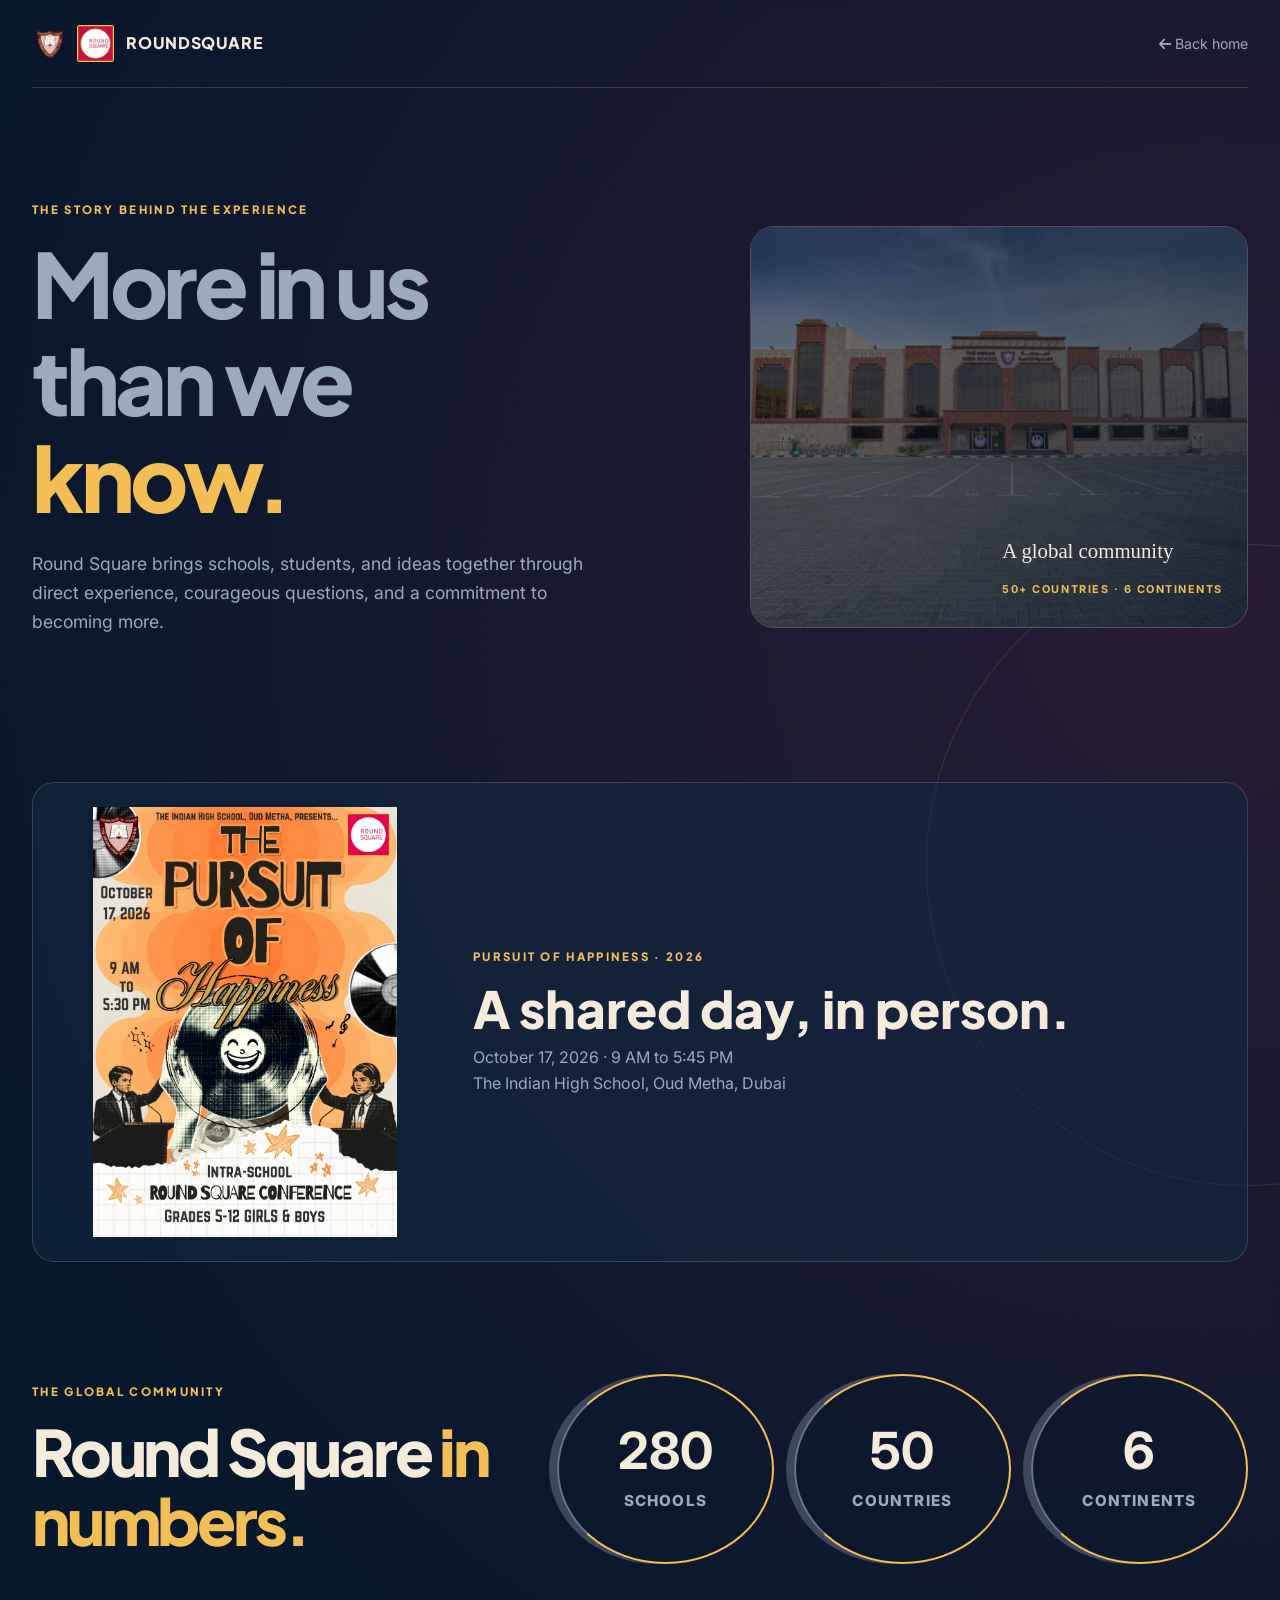
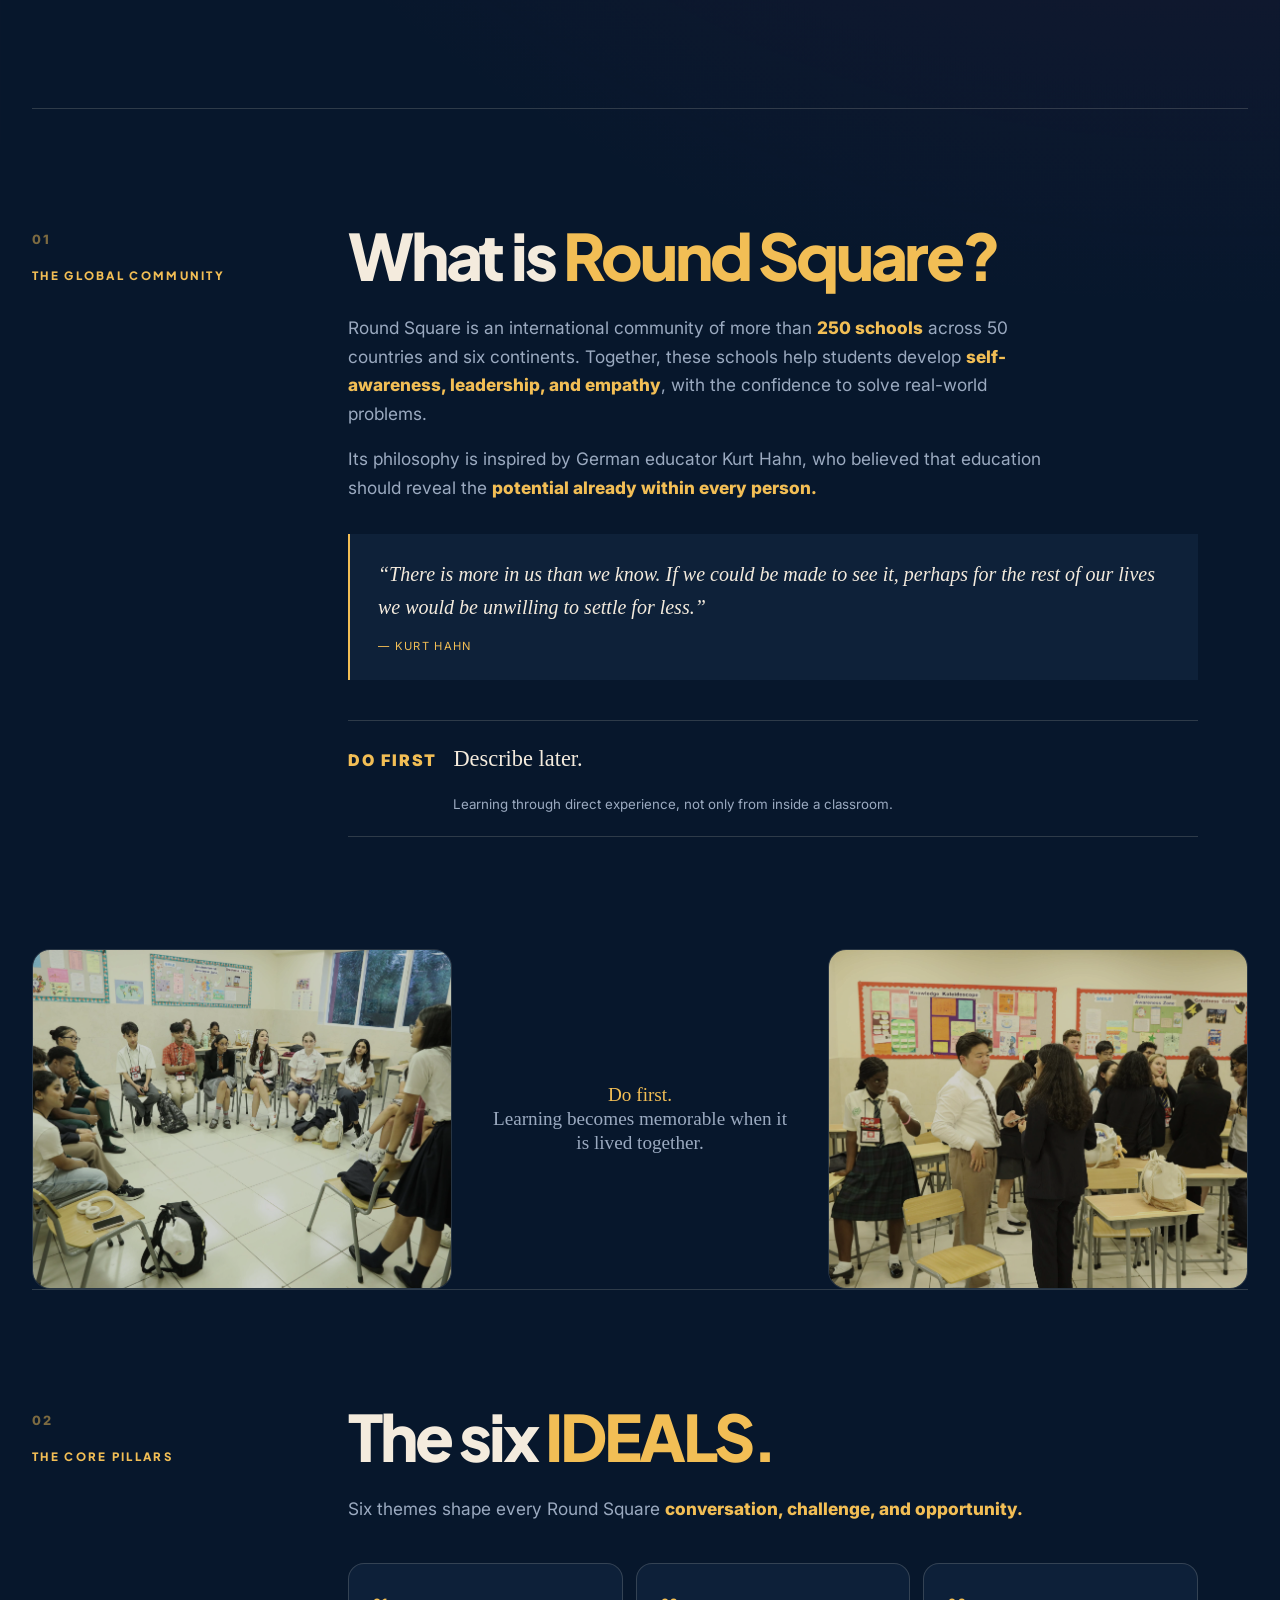
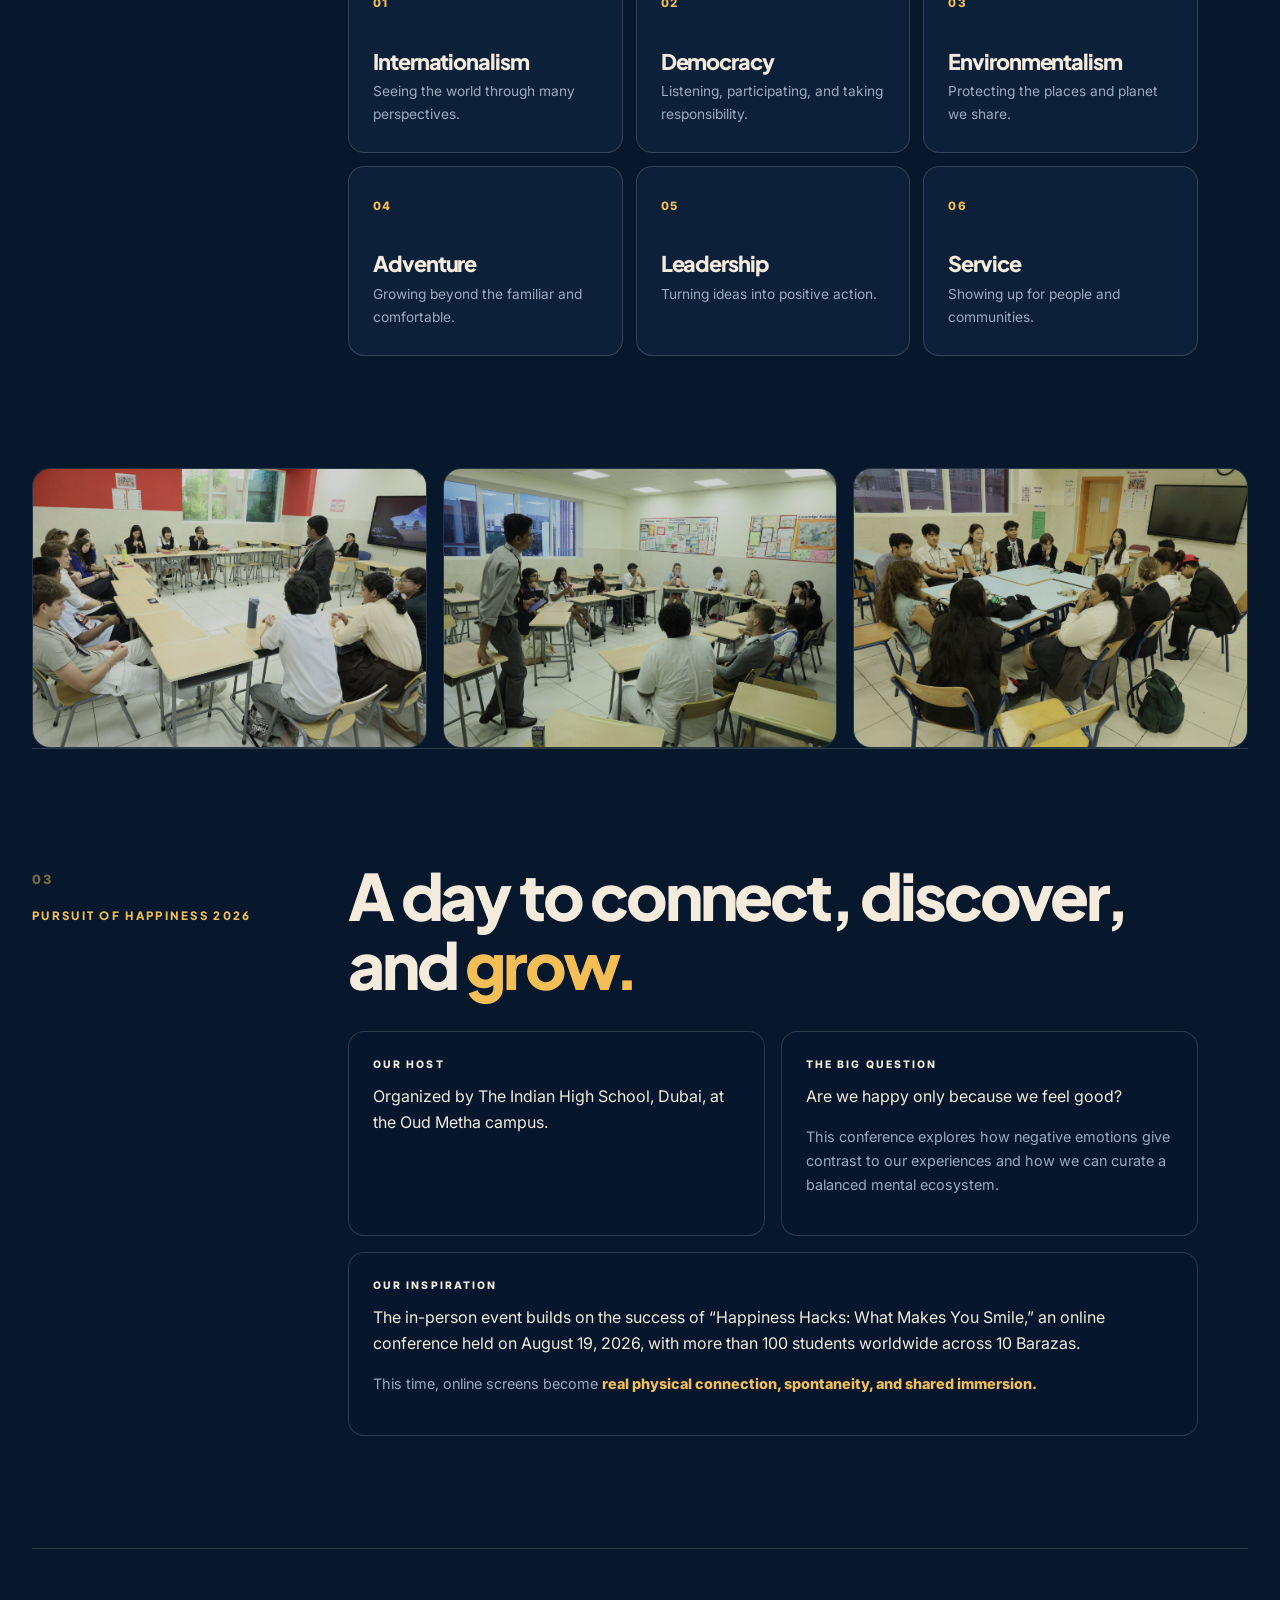
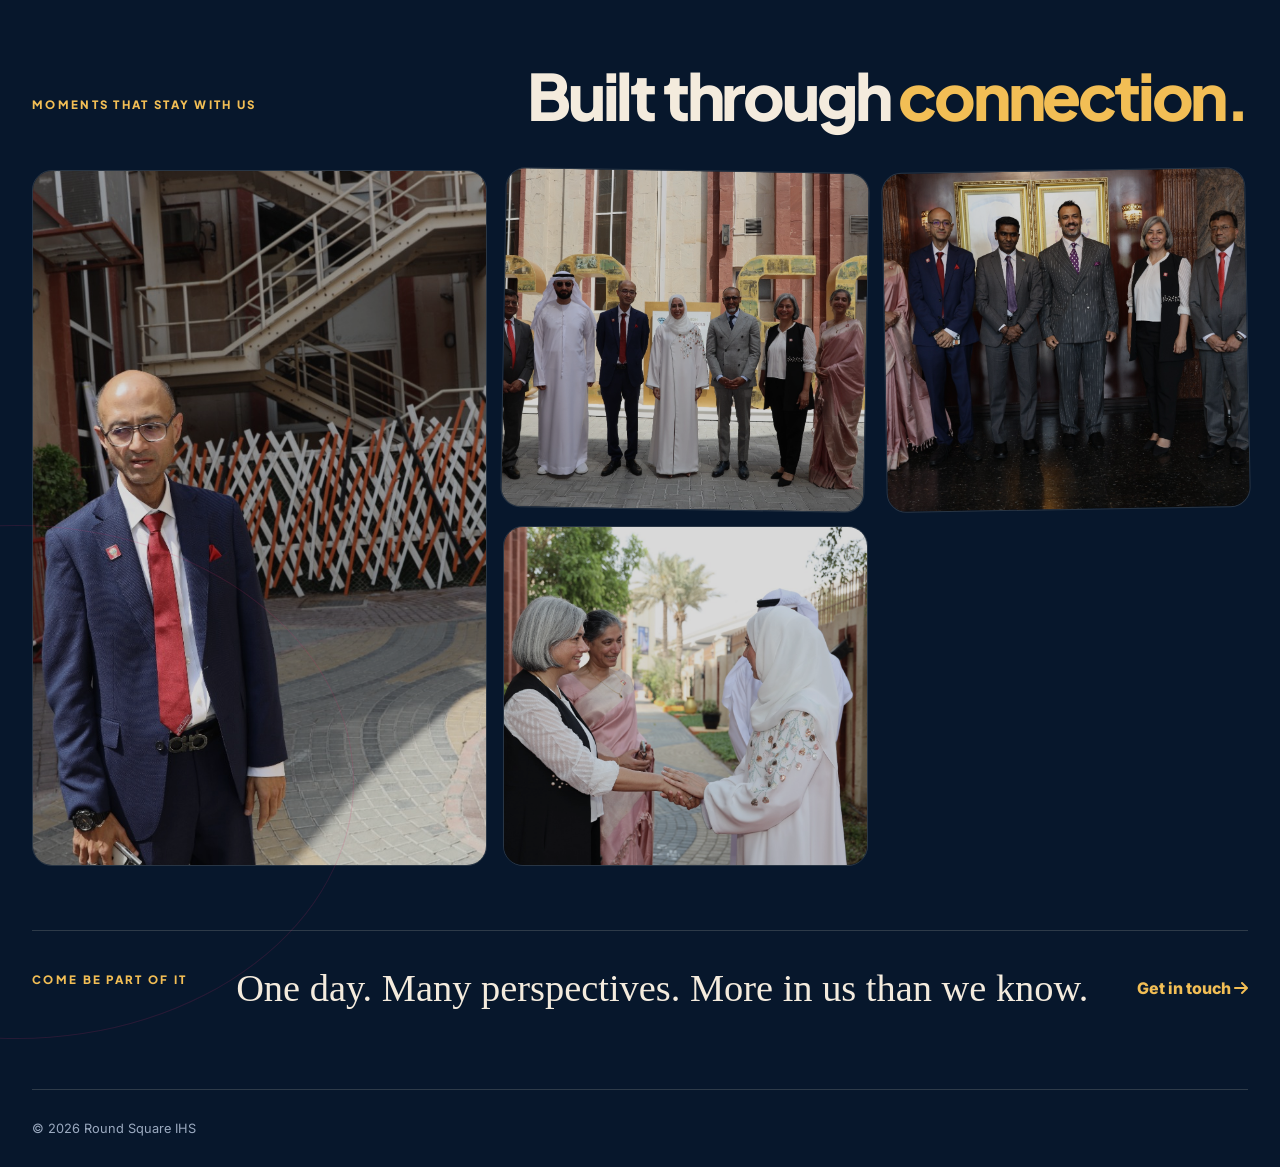
<file: About/index.html>
<!doctype html>
<html lang="en">
  <head>
    <meta charset="UTF-8" />
    <meta name="viewport" content="width=device-width, initial-scale=1.0" />
    <meta
      name="description"
      content="Learn about Round Square, the Pursuit of Happiness conference, and its student organizers."
    />
    <title>About Round Square | Pursuit of Happiness</title>
    <link rel="preconnect" href="https://fonts.googleapis.com" />
    <link rel="preconnect" href="https://fonts.gstatic.com" crossorigin />
    <link href="https://fonts.googleapis.com/css2?family=Inter:wght@400;500;600;700;800&family=Plus+Jakarta+Sans:wght@600;700;800&display=swap" rel="stylesheet" />
    <link rel="stylesheet" href="https://cdnjs.cloudflare.com/ajax/libs/font-awesome/6.5.2/css/all.min.css" />
    <link rel="stylesheet" href="about.css" />
    <link rel="icon" type="image/png" href="../Images/ihslogo.png" />
  </head>
  <body>
    <div class="about-page">
      <header class="about-header">
        <a class="brand" href="../index.html" aria-label="Roundsquare home">
          <span class="brand-logos" aria-hidden="true">
            <img class="school-logo" src="../Images/ihslogo.png" alt="" />
            <img class="roundsquare-logo" src="../Images/roundsquarelogo.jpeg" alt="" />
          </span>
          <span>Roundsquare</span>
        </a>
        <a class="back-link" href="../index.html"><i class="fa-solid fa-arrow-left" aria-hidden="true"></i> Back home</a>
      </header>

      <main>
        <section class="about-hero">
          <div class="hero-copy">
            <p class="eyebrow">The story behind the experience</p>
            <h1>More in us than we <span>know.</span></h1>
            <p>
              Round Square brings schools, students, and ideas together through direct
              experience, courageous questions, and a commitment to becoming more.
            </p>
          </div>
          <div class="hero-visual">
            <img src="../Images/1st.jpg" alt="The Indian High School, Oud Metha campus" />
            <div class="hero-visual-label">A global community<br /><strong>50+ countries · 6 continents</strong></div>
          </div>
        </section>
        <div class="opening-poster">
          <img src="../Images/poster.jpg" alt="Pursuit of Happiness 2026 conference poster" />
          <div>
            <p class="eyebrow">Pursuit of Happiness · 2026</p>
            <p class="opening-poster-title">A shared day, in person.</p>
            <p>October 17, 2026 · 9 AM to 5:45 PM<br />The Indian High School, Oud Metha, Dubai</p>
          </div>
        </div>
        <section class="numbers-section" aria-labelledby="numbers-title">
          <div class="numbers-heading">
            <p class="eyebrow">The global community</p>
            <h2 id="numbers-title">Round Square <span>in numbers.</span></h2>
          </div>
          <div class="numbers-grid">
            <article class="number-card"><strong data-count="280">0</strong><span>Schools</span></article>
            <article class="number-card"><strong data-count="50">0</strong><span>Countries</span></article>
            <article class="number-card"><strong data-count="6">0</strong><span>Continents</span></article>
          </div>
        </section>

        <section class="story-section section-shell">
          <div class="section-label">
            <span class="section-number">01</span>
            <p class="eyebrow">The global community</p>
          </div>
          <div class="story-content">
            <h2>What is <span>Round Square?</span></h2>
            <p>
              Round Square is an international community of more than <strong class="highlight">250 schools</strong>
              across 50 countries and six continents. Together, these schools help
              students develop <strong class="highlight">self-awareness, leadership, and empathy</strong>, with the confidence
              to solve real-world problems.
            </p>
            <p>
              Its philosophy is inspired by German educator Kurt Hahn, who believed
              that education should reveal the <strong class="highlight">potential already within every person.</strong>
            </p>
            <blockquote>
              “There is more in us than we know. If we could be made to see it, perhaps
              for the rest of our lives we would be unwilling to settle for less.”
              <cite>— Kurt Hahn</cite>
            </blockquote>
            <div class="do-first">
              <span class="do-first-mark">DO FIRST</span>
              <p>Describe later.</p>
              <small>Learning through direct experience, not only from inside a classroom.</small>
            </div>
          </div>
        </section>
        <div class="media-break media-break-story" aria-label="Students learning together">
          <img src="../Images/Roundsquare2025photos/groupdiscussion1.JPG" alt="Students sharing ideas in a group discussion" />
          <div class="media-caption"><span>Do first.</span><br />Learning becomes memorable when it is lived together.</div>
          <img src="../Images/Roundsquare2025photos/groupdiscussion2.JPG" alt="Students collaborating together" />
        </div>

        <section class="ideals-section section-shell">
          <div class="section-label">
            <span class="section-number">02</span>
            <p class="eyebrow">The core pillars</p>
          </div>
          <div class="ideals-content">
            <h2>The six <span>IDEALS.</span></h2>
            <p class="section-intro">            Six themes shape every Round Square <strong class="highlight">conversation, challenge, and opportunity.</strong></p>
            <div class="ideals-grid">
              <article><span>01</span><h3>Internationalism</h3><p>Seeing the world through many perspectives.</p></article>
              <article><span>02</span><h3>Democracy</h3><p>Listening, participating, and taking responsibility.</p></article>
              <article><span>03</span><h3>Environmentalism</h3><p>Protecting the places and planet we share.</p></article>
              <article><span>04</span><h3>Adventure</h3><p>Growing beyond the familiar and comfortable.</p></article>
              <article><span>05</span><h3>Leadership</h3><p>Turning ideas into positive action.</p></article>
              <article><span>06</span><h3>Service</h3><p>Showing up for people and communities.</p></article>
            </div>
          </div>
        </section>
        <div class="media-break media-break-ideals" aria-label="Round Square collaboration">
          <img src="../Images/Roundsquare2025photos/groupdiscussion3.JPG" alt="Students collaborating around a table" />
          <img src="../Images/Roundsquare2025photos/groupdiscussion4.JPG" alt="Students sharing ideas together" />
          <img src="../Images/Roundsquare2025photos/groupdiscussion5.JPG" alt="Students working as a team" />
        </div>

        <section class="conference-section section-shell">
          <div class="section-label">
            <span class="section-number">03</span>
            <p class="eyebrow">Pursuit of Happiness 2026</p>
          </div>
          <div class="conference-content">
            <h2>A day to connect, discover, and <span>grow.</span></h2>
            <div class="conference-grid">
              <div>
                <p class="mini-label">Our host</p>
                <p>Organized by The Indian High School, Dubai, at the Oud Metha campus.</p>
              </div>
              <div>
                <p class="mini-label">The big question</p>
                <p>Are we happy only because we feel good?</p>
                <p class="muted">This conference explores how negative emotions give contrast to our experiences and how we can curate a balanced mental ecosystem.</p>
              </div>
            </div>
            <div class="inspiration-note">
              <p class="mini-label">Our inspiration</p>
              <p>
                The in-person event builds on the success of “Happiness Hacks: What Makes
                You Smile,” an online conference held on August 19, 2026, with more than
                100 students worldwide across 10 Barazas.
              </p>
              <p class="muted">
                This time, online screens become <strong class="highlight">real physical connection, spontaneity,
                and shared immersion.</strong>
              </p>
            </div>
          </div>
        </section>
        <section class="archive-section" aria-labelledby="archive-title">
          <div class="archive-heading">
            <p class="eyebrow">Moments that stay with us</p>
            <h2 id="archive-title">Built through <span>connection.</span></h2>
          </div>
          <div class="archive-grid" aria-label="Round Square community archive">
            <img src="../Images/Roundsquare2025photos/higherofficials3.jpeg" alt="Round Square community members" />
            <img src="../Images/Roundsquare2025photos/higherofficials4.jpeg" alt="Students and school officials together" />
            <img src="../Images/Roundsquare2025photos/higherofficials5.jpeg" alt="Round Square event participants" />
            <img src="../Images/Roundsquare2025photos/higherofficials6.jpeg" alt="The Round Square community" />
          </div>
          <div class="about-closing">
            <p class="eyebrow">Come be part of it</p>
            <p>One day. Many perspectives. More in us than we know.</p>
            <a href="../Contact/index.html">Get in touch <i class="fa-solid fa-arrow-right" aria-hidden="true"></i></a>
          </div>
        </section>
      </main>

      <footer class="about-footer">
        <p>© <span id="current-year"></span> Round Square IHS</p>
      </footer>
    </div>
    <script src="about.js"></script>
  </body>
</html>
</file>
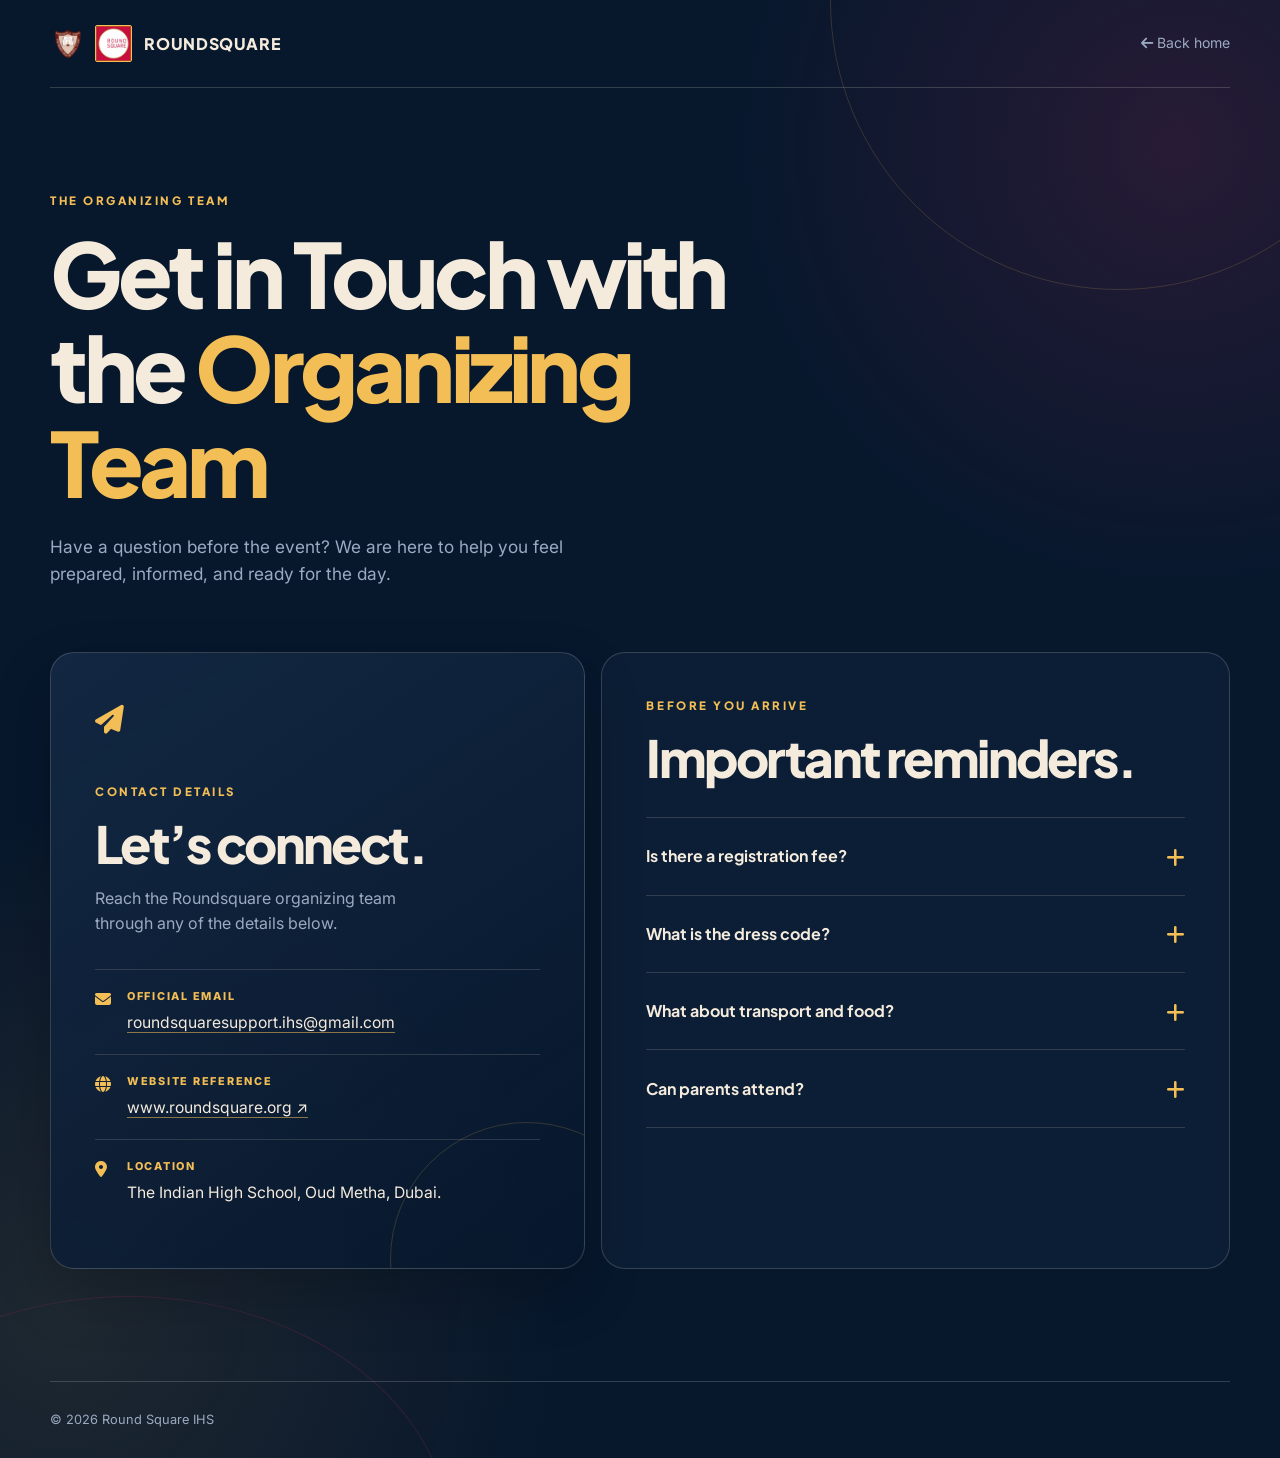
<file: Contact/index.html>
<!doctype html>
<html lang="en">
  <head>
    <meta charset="UTF-8" />
    <meta name="viewport" content="width=device-width, initial-scale=1.0" />
    <meta
      name="description"
      content="Contact the Roundsquare organizing team at The Indian High School, Oud Metha, Dubai."
    />
    <title>Contact the Organizing Team | Roundsquare</title>
    <link rel="preconnect" href="https://fonts.googleapis.com" />
    <link rel="preconnect" href="https://fonts.gstatic.com" crossorigin />
    <link href="https://fonts.googleapis.com/css2?family=Inter:wght@400;500;600;700;800&family=Plus+Jakarta+Sans:wght@600;700;800&display=swap" rel="stylesheet" />
    <link rel="stylesheet" href="https://cdnjs.cloudflare.com/ajax/libs/font-awesome/6.5.2/css/all.min.css" />
    <link rel="stylesheet" href="contact.css" />
    <link rel="icon" type="image/png" href="../Images/ihslogo.png" />
  </head>
  <body>
    <div class="contact-page">
      <header class="contact-header">
        <a class="brand" href="../index.html" aria-label="Roundsquare home">
          <span class="brand-logos" aria-hidden="true">
            <img class="school-logo" src="../Images/ihslogo.png" alt="" />
            <img class="roundsquare-logo" src="../Images/roundsquarelogo.jpeg" alt="" />
          </span>
          <span>Roundsquare</span>
        </a>
        <a class="back-link" href="../index.html"><i class="fa-solid fa-arrow-left" aria-hidden="true"></i> Back home</a>
      </header>

      <main class="contact-main">
        <section class="contact-hero">
          <p class="eyebrow">The organizing team</p>
          <h1>Get in Touch with the <span>Organizing Team</span></h1>
          <p class="hero-copy">
            Have a question before the event? We are here to help you feel prepared,
            informed, and ready for the day.
          </p>
        </section>

        <div class="contact-grid">
          <section class="primary-card" aria-labelledby="contact-details-title">
            <div class="card-symbol" aria-hidden="true"><i class="fa-solid fa-paper-plane"></i></div>
            <p class="eyebrow">Contact details</p>
            <h2 id="contact-details-title">Let’s connect.</h2>
            <p class="card-intro">Reach the Roundsquare organizing team through any of the details below.</p>

            <dl class="contact-details">
              <div class="detail-row"><i class="fa-solid fa-envelope" aria-hidden="true"></i>
                <dt>Official email</dt>
                <dd><a href="mailto:roundsquareteam.ihs@gmail.com">roundsquaresupport.ihs@gmail.com</a></dd>
              </div>
              <div class="detail-row"><i class="fa-solid fa-globe" aria-hidden="true"></i>
                <dt>Website reference</dt>
                <dd><a href="https://www.roundsquare.org" target="_blank" rel="noopener noreferrer">www.roundsquare.org <span aria-hidden="true">↗</span></a></dd>
              </div>
              <div class="detail-row"><i class="fa-solid fa-location-dot" aria-hidden="true"></i>
                <dt>Location</dt>
                <dd>The Indian High School, Oud Metha, Dubai.</dd>
              </div>
            </dl>
          </section>

          <section class="faq-section" aria-labelledby="faq-title">
            <p class="eyebrow">Before you arrive</p>
            <h2 id="faq-title">Important reminders.</h2>
            <div class="faq-list">
              <details>
                <summary>Is there a registration fee?<span aria-hidden="true"><i class="fa-solid fa-plus"></i></span></summary>
                <p>No, participation is completely free of cost.</p>
              </details>
              <details>
                <summary>What is the dress code?<span aria-hidden="true"><i class="fa-solid fa-plus"></i></span></summary>
                <p>Strict formal dress is required. Bring your school ID card; students without an ID card will not be allowed to enter campus.</p>
              </details>
              <details>
                <summary>What about transport and food?<span aria-hidden="true"><i class="fa-solid fa-plus"></i></span></summary>
                <p>Transport is not provided. Please arrange your own travel and bring a tiffin box, as lunch is not provided.</p>
              </details>
              <details>
                <summary>Can parents attend?<span aria-hidden="true"><i class="fa-solid fa-plus"></i></span></summary>
                <p>Parents are welcome to join as delegates. They will have separate Baraza discussions and activities throughout the day.</p>
              </details>
            </div>
          </section>
        </div>
      </main>

      <footer class="contact-footer">
        <p>© <span id="current-year"></span> Round Square IHS</p>
      </footer>
    </div>
    <script src="contact.js"></script>
  </body>
</html>
</file>
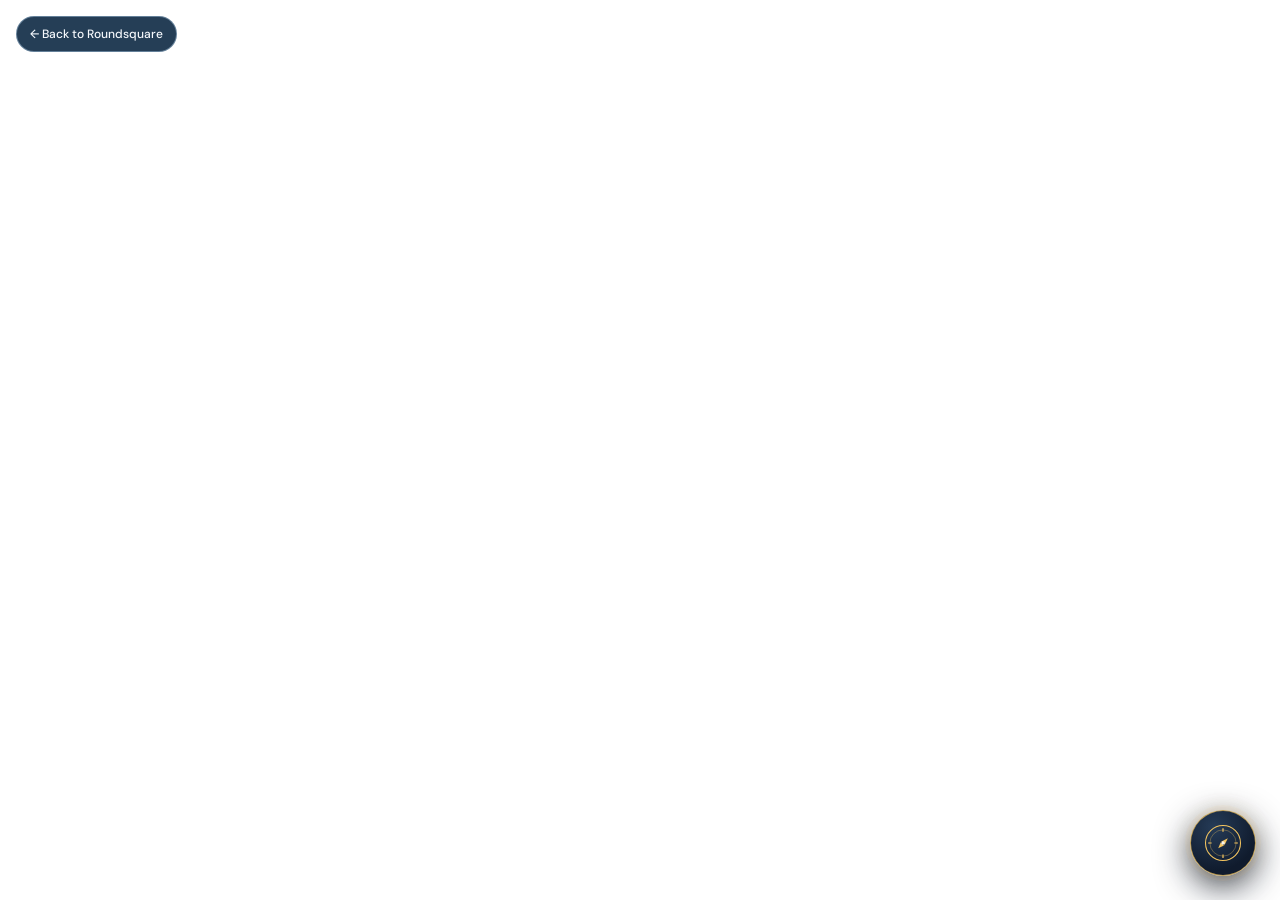
<file: Round_Square_FAQ.html>
<!doctype html>
<html lang="en">
<head>
<meta charset="utf-8">
<meta name="viewport" content="width=device-width, initial-scale=1">
<meta name="theme-color" content="#101B2D">
<title>The Happiness Compass · Round Square 2026</title>
<!-- ROUND SQUARE FAQ CHATBOT -->
<link rel="preconnect" href="https://fonts.googleapis.com">
<link rel="preconnect" href="https://fonts.gstatic.com" crossorigin>
<link href="https://fonts.googleapis.com/css2?family=DM+Sans:wght@400;500;600;700&family=DM+Serif+Display&display=swap" rel="stylesheet">
<style>
  #rs-chat-button,
  #rs-chat-window,
  #rs-chat-window *,
  #rs-chat-window *::before,
  #rs-chat-window *::after {
    box-sizing: border-box;
    font-family: "DM Sans", "Segoe UI", Arial, sans-serif;
    font-weight: 400;
  }

  #rs-chat-button {
    position: fixed;
    left: max(24px, env(safe-area-inset-left));
    bottom: max(24px, env(safe-area-inset-bottom));
    z-index: 9999;
    isolation: isolate;
    overflow: hidden;
    border-radius: 17px;
    display: inline-flex;
    align-items: center;
    gap: 12px;
    padding: 9px 19px 9px 10px;
    border: 1px solid #a9c9e27a;
    background:
      linear-gradient(125deg, #8ab9df30, transparent 43%),
      linear-gradient(145deg, #244c70bc, #102b48d9 62%, #0d2340e8);
    color: #f5f8fc;
    font-size: 14px;
    font-weight: 600;
    letter-spacing: .015em;
    cursor: pointer;
    box-shadow: 0 12px 32px #07152c70, inset 0 1px #ffffff55, inset 0 -1px #7da5c229;
    -webkit-backdrop-filter: blur(18px) saturate(145%);
    backdrop-filter: blur(18px) saturate(145%);
    transition: transform .2s ease, box-shadow .2s ease, border-color .2s ease, background .2s ease;
  }

  #rs-chat-button::after {
    position: absolute;
    top: 0;
    right: 22px;
    width: 56px;
    height: 1px;
    background: linear-gradient(90deg, transparent, #ead39c, transparent);
    content: "";
    pointer-events: none;
  }

  .rs-launcher-mark {
    display: block;
    width: 34px;
    height: 32px;
    flex: 0 0 34px;
    overflow: hidden;
    border: 1px solid #c4d8e8a8;
    border-radius: 8px;
    background: #10223a;
    box-shadow: 0 2px 8px #04101f50;
  }

  .rs-launcher-mark img,
  .rs-chat-avatar img {
    display: block;
    width: 100%;
    height: 100%;
    object-fit: contain;
  }

  .rs-launch-close { display: none; }

  #rs-chat-button[aria-expanded="true"] .rs-launch-open { display: none; }
  #rs-chat-button[aria-expanded="true"] .rs-launch-close { display: inline; }

  #rs-chat-button:hover {
    border-color: #d5c18f;
    background:
      linear-gradient(125deg, #a8cbea3d, transparent 48%),
      linear-gradient(145deg, #2c5c84d9, #153653ed 62%, #102945f2);
    box-shadow: 0 16px 38px #07152c80, inset 0 1px #ffffff78, 0 0 0 3px #a9c9e21c;
  }

  #rs-chat-button:active {
    transform: translateY(-1px) scale(.99);
  }

  #rs-chat-button:focus-visible,
  #rs-chat-window button:focus-visible,
  #rs-chat-window a:focus-visible,
  #rs-chat-input:focus-visible {
    outline: 2px solid #e4bf78;
    outline-offset: 3px;
  }

  #rs-chat-button:focus-visible { outline-color: #c2d9ec; }

  #rs-chat-window {
    position: fixed;
    left: max(24px, env(safe-area-inset-left));
    bottom: calc(88px + env(safe-area-inset-bottom));
    z-index: 9999;
    isolation: isolate;
    width: min(430px, calc(100vw - 48px - env(safe-area-inset-left) - env(safe-area-inset-right)));
    max-width: calc(100vw - 48px - env(safe-area-inset-left) - env(safe-area-inset-right));
    height: min(650px, calc(100dvh - 120px - env(safe-area-inset-top) - env(safe-area-inset-bottom)));
    max-height: calc(100dvh - 120px - env(safe-area-inset-top) - env(safe-area-inset-bottom));
    min-height: 0;
    display: flex;
    flex-direction: column;
    overflow: hidden;
    border: 1px solid #ddc38c70;
    border-radius: 24px;
    background:
      radial-gradient(ellipse at 14% 4%, #4d78a355, transparent 48%),
      radial-gradient(ellipse at 100% 76%, #315b8350, transparent 45%),
      linear-gradient(145deg, #173552d9 0%, #0b2038d4 58%, #122d49d9 100%);
    color: #f3f6fa;
    box-shadow: 0 24px 72px #06152a66, 0 4px 18px #0b1b3040, inset 0 1px #ffffff22;
    -webkit-backdrop-filter: blur(24px) saturate(125%);
    backdrop-filter: blur(24px) saturate(125%);
    opacity: 0;
    pointer-events: none;
    transform: translateY(14px) scale(.985);
    transform-origin: bottom left;
    visibility: hidden;
    transition: opacity .22s ease, transform .22s ease, visibility .22s;
  }

  #rs-chat-window.rs-open {
    opacity: 1;
    pointer-events: auto;
    transform: translateY(0) scale(1);
    visibility: visible;
  }

  .rs-chat-header {
    position: relative;
    z-index: 0;
    display: flex;
    align-items: center;
    gap: 13px;
    min-height: 86px;
    padding: 17px 18px;
    overflow: hidden;
    color: #f7f3eb;
    background:
      radial-gradient(circle at 86% 30%, #b9965730 0 1px, transparent 2px 37px, #b9965712 38px 39px, transparent 40px 77px, #b996570d 78px 79px, transparent 80px),
      linear-gradient(122deg, #0c2038bc, #102844b0 55%, #0b1a2ec2);
    border-bottom: 1px solid #ddc38c45;
    backdrop-filter: blur(14px);
    -webkit-backdrop-filter: blur(14px);
  }

  .rs-chat-header::after {
    position: absolute;
    right: 22%;
    bottom: 0;
    width: 36%;
    height: 1px;
    background: linear-gradient(90deg, transparent, #e4c17c, transparent);
    content: "";
    pointer-events: none;
  }

  .rs-chat-avatar {
    width: 50px;
    height: 48px;
    flex-shrink: 0;
    display: grid;
    place-items: center;
    overflow: hidden;
    border: 1px solid #d4b26e;
    border-radius: 10px;
    background: #10223a;
    box-shadow: 0 0 0 4px #d7bd7c14, 0 5px 16px #020b1766;
  }

  .rs-chat-heading { flex: 1; }

  #rs-chat-window .rs-chat-heading strong {
    display: block;
    color: #faf7f0;
    font-family: "DM Serif Display", Georgia, "Times New Roman", serif;
    font-size: 21px;
    font-weight: 400;
    letter-spacing: .045em;
    line-height: 1.2;
  }

  #rs-chat-window .rs-chat-heading strong,
  #rs-chat-window .rs-chat-heading strong * {
    font-family: "DM Serif Display", Georgia, "Times New Roman", serif;
  }

  .rs-chat-heading strong::after {
    display: inline-block;
    width: 23px;
    height: 2px;
    margin: 0 0 5px 8px;
    border-radius: 2px;
    background: linear-gradient(90deg, #f0d393, #bd9852);
    content: "";
  }

  .rs-chat-heading small {
    display: block;
    margin-top: 4px;
    color: #d6d8dc;
    font-size: 11px;
    letter-spacing: .015em;
  }

  #rs-chat-close {
    position: relative;
    z-index: 1;
    display: grid;
    width: 38px;
    height: 38px;
    flex: 0 0 38px;
    place-items: center;
    background: transparent;
    border: 1px solid #ffffff24;
    border-radius: 50%;
    color: #f4dfb2;
    font-size: 24px;
    line-height: 1;
    cursor: pointer;
    transition: color .18s ease, border-color .18s ease, background .18s ease;
  }

  #rs-chat-close:hover {
    border-color: #dfc17d99;
    background: #ffffff0c;
    color: #fff;
  }

  #rs-chat-messages {
    position: relative;
    z-index: 0;
    flex: 1;
    min-height: 0;
    overflow-y: auto;
    padding: 18px 17px;
    background:
      radial-gradient(circle at 1px 1px, #d4e4f212 1px, transparent 1.5px) 0 0 / 34px 34px,
      radial-gradient(ellipse at 10% 8%, #8bb7d116, transparent 58%),
      linear-gradient(145deg, #12304c48 0%, #091c314f 100%);
    scroll-behavior: smooth;
    scrollbar-color: #b99b62 #0b203660;
    scrollbar-width: thin;
  }

  #rs-chat-messages::-webkit-scrollbar { width: 7px; }
  #rs-chat-messages::-webkit-scrollbar-track { background: #0b203630; }
  #rs-chat-messages::-webkit-scrollbar-thumb { border: 2px solid transparent; border-radius: 8px; background: #b99b62; background-clip: padding-box; }

  .rs-msg {
    position: relative;
    width: fit-content;
    max-width: 90%;
    padding: 12px 14px;
    margin-bottom: 13px;
    border-radius: 16px;
    font-size: 13px;
    line-height: 1.6;
    white-space: pre-wrap;
    overflow-wrap: anywhere;
  }

  .rs-message-text { display: block; }

  .rs-message-actions {
    display: flex;
    gap: 10px;
    margin-top: 8px;
  }

  .rs-message-action,
  .rs-footer-action {
    padding: 0;
    border: 0;
    background: transparent;
    color: #80602e;
    font: inherit;
    font-size: 11px;
    cursor: pointer;
    text-decoration: underline;
  }

  .rs-user .rs-message-action { color: #e1c98d; }

  .rs-followups {
    display: flex;
    flex-wrap: wrap;
    gap: 7px;
    margin: -4px 0 14px;
  }

  .rs-msg.rs-entering { animation: rs-message-in .2s ease-out both; }

  @keyframes rs-message-in {
    from { opacity: 0; transform: translateY(7px); }
    to { opacity: 1; transform: translateY(0); }
  }

  .rs-typing {
    display: inline-flex;
    align-items: center;
    gap: 4px;
    min-width: 54px;
  }

  .rs-typing span {
    width: 6px;
    height: 6px;
    border-radius: 50%;
    background: #b79b64;
    animation: rs-typing 1s infinite ease-in-out;
  }

  .rs-typing span:nth-child(2) { animation-delay: .15s; }
  .rs-typing span:nth-child(3) { animation-delay: .3s; }

  @keyframes rs-typing {
    0%, 60%, 100% { opacity: .35; transform: translateY(0); }
    30% { opacity: 1; transform: translateY(-4px); }
  }

  .rs-bot {
    background: #f8fafceF;
    border: 1px solid #ffffffc9;
    border-top-left-radius: 4px;
    color: #263244;
    box-shadow: 0 4px 14px #2833470b;
  }

  .rs-user {
    margin-left: auto;
    background: linear-gradient(135deg, #264966eF, #173754f2);
    color: #f5f7fa;
    border-top-right-radius: 4px;
    border: 1px solid #9ab5ca60;
  }

  .rs-scroll-latest {
    position: absolute;
    top: -54px;
    right: 14px;
    z-index: 1;
    padding: 9px 13px;
    border: 1px solid #a9c9e28c;
    border-radius: 18px;
    background:
      linear-gradient(120deg, #8ab9df24, transparent 60%),
      #143555eF;
    color: #f7f9fc;
    font-size: 12px;
    font-weight: 600;
    box-shadow: 0 8px 20px #07172b66, inset 0 1px #ffffff2e;
    -webkit-backdrop-filter: blur(14px) saturate(140%);
    backdrop-filter: blur(14px) saturate(140%);
    cursor: pointer;
    transition: border-color .16s ease, background .16s ease, transform .16s ease;
  }

  .rs-scroll-latest:hover {
    border-color: #d5c18f;
    background-color: #1c4569f2;
    transform: translateY(-2px);
  }

  .rs-quick-title {
    font-size: 12px;
    color: #f0d99e;
    margin: 5px 0 10px;
    font-size: 10px;
    font-weight: 700;
    letter-spacing: .12em;
  }

  #rs-chat-quick {
    display: flex;
    flex-wrap: wrap;
    gap: 7px;
    margin-bottom: 14px;
  }

  #rs-chat-quick[hidden],
  .rs-scroll-latest[hidden] { display: none; }

  .rs-quick {
    border: 1px solid #b8c9d45c;
    border-radius: 20px;
    background: #102b46b5;
    color: #f2f5f8;
    padding: 8px 12px;
    font-size: 11px;
    font-weight: 500;
    cursor: pointer;
    transition: color .16s ease, background .16s ease, border-color .16s ease, transform .16s ease, box-shadow .16s ease;
  }

  .rs-quick:hover {
    background: #234562dd;
    border-color: #c5a263b3;
    box-shadow: 0 3px 10px #07172b36;
  }

  #rs-chat-quick .rs-quick {
    padding: 9px 13px;
    font-size: 11px;
  }

  #rs-chat-quick .rs-quick:hover { transform: translateY(-1px); }
  #rs-chat-quick .rs-quick:focus-visible { border-color: #b99350; box-shadow: 0 0 0 3px #c3a36530; }

  .rs-chat-input-area {
    position: relative;
    z-index: 1;
    flex: 0 0 auto;
    padding: 13px 15px max(12px, env(safe-area-inset-bottom));
    border-top: 1px solid #d9cba95c;
    background: linear-gradient(145deg, #10263fbd, #091a2dc9);
    box-shadow: 0 -8px 22px #0b1b3033;
    backdrop-filter: blur(14px);
    -webkit-backdrop-filter: blur(14px);
  }

  .rs-chat-form {
    display: flex;
    align-items: flex-end;
    gap: 8px;
  }

  #rs-chat-input {
    min-width: 0;
    flex: 1;
    min-height: 42px;
    max-height: 120px;
    resize: none;
    border: 1px solid #c9c3b7;
    border-radius: 13px;
    background: #fffefa;
    color: #1c2a3c;
    padding: 11px 13px;
    outline: none;
    font-size: 13px;
    line-height: 1.45;
    transition: border-color .18s ease, box-shadow .18s ease;
  }

  #rs-chat-input:focus {
    border-color: #c3a365;
    box-shadow: 0 0 0 3px #c3a36530;
  }

  #rs-chat-send {
    width: 44px;
    border: 0;
    border-radius: 12px;
    background: linear-gradient(135deg, #eed39a, #c8a45c);
    color: #10233a;
    font-size: 19px;
    cursor: pointer;
    box-shadow: 0 3px 10px #030d1c33;
    transition: transform .16s ease, filter .16s ease, box-shadow .16s ease;
  }

  #rs-chat-send:hover:not(:disabled) {
    filter: brightness(1.07);
    transform: translateY(-1px);
    box-shadow: 0 5px 13px #030d1c44;
  }

  #rs-chat-send:disabled {
    opacity: .5;
    cursor: wait;
  }

  .rs-chat-footer {
    display: flex;
    align-items: center;
    justify-content: space-between;
    gap: 8px;
    font-size: 10px;
    color: #c5cfdb;
    margin-top: 10px;
    line-height: 1.4;
  }

  .rs-footer-action { font-size: 10px; white-space: nowrap; }

  .rs-footer-action:hover,
  .rs-message-action:hover { color: #f0d393; }

  .rs-chat-link {
    color: #8a672e;
    font-weight: 600;
    text-decoration: underline;
  }

  @media (max-width: 900px) and (min-width: 601px) {
    #rs-chat-window {
      left: max(20px, env(safe-area-inset-left));
      bottom: calc(82px + env(safe-area-inset-bottom));
      width: min(400px, calc(100vw - 40px - env(safe-area-inset-left) - env(safe-area-inset-right)));
      height: min(610px, 76dvh);
      max-height: calc(100dvh - 110px - env(safe-area-inset-top) - env(safe-area-inset-bottom));
    }

    #rs-chat-button {
      left: max(20px, env(safe-area-inset-left));
      bottom: max(20px, env(safe-area-inset-bottom));
    }
  }

  @media (max-width: 600px) {
    #rs-chat-button {
      left: max(10px, env(safe-area-inset-left));
      bottom: max(14px, env(safe-area-inset-bottom));
      padding: 9px 14px 9px 10px;
      font-size: 13px;
    }

    #rs-chat-window {
      left: max(10px, env(safe-area-inset-left));
      bottom: calc(76px + env(safe-area-inset-bottom));
      width: calc(100vw - 20px - env(safe-area-inset-left) - env(safe-area-inset-right));
      max-width: calc(100vw - 20px - env(safe-area-inset-left) - env(safe-area-inset-right));
      height: min(650px, calc(100dvh - 90px - env(safe-area-inset-top) - env(safe-area-inset-bottom)));
      max-height: calc(100dvh - 90px - env(safe-area-inset-top) - env(safe-area-inset-bottom));
      min-height: min(460px, calc(100dvh - 90px - env(safe-area-inset-top) - env(safe-area-inset-bottom)));
      border-radius: 20px;
    }

    .rs-chat-header { min-height: 78px; padding: 13px 14px; }
    .rs-chat-avatar { width: 43px; height: 42px; }
    .rs-launcher-mark { width: 31px; height: 30px; flex-basis: 31px; }
    #rs-chat-window .rs-chat-heading strong { font-size: 19px; }
    .rs-chat-heading small { font-size: 10px; }
    #rs-chat-messages { padding: 15px 13px; }
    .rs-msg { max-width: 94%; font-size: 13px; }
    .rs-chat-footer { align-items: flex-start; font-size: 9px; }
    .rs-chat-footer > span:last-child { display: flex; gap: 9px; }
  }

  @media (max-width: 900px) and (max-height: 600px) and (orientation: landscape) {
    #rs-chat-button {
      left: max(10px, env(safe-area-inset-left));
      bottom: max(14px, env(safe-area-inset-bottom));
    }

    #rs-chat-window {
      left: max(10px, env(safe-area-inset-left));
      bottom: calc(64px + env(safe-area-inset-bottom));
      width: calc(100vw - 20px - env(safe-area-inset-left) - env(safe-area-inset-right));
      max-width: calc(100vw - 20px - env(safe-area-inset-left) - env(safe-area-inset-right));
      height: calc(100dvh - 76px - env(safe-area-inset-top) - env(safe-area-inset-bottom));
      max-height: calc(100dvh - 76px - env(safe-area-inset-top) - env(safe-area-inset-bottom));
      min-height: 240px;
    }

    .rs-chat-header { min-height: 64px; padding: 9px 13px; }
    .rs-chat-avatar { width: 39px; height: 38px; }
    #rs-chat-messages { padding-top: 10px; padding-bottom: 10px; }
    .rs-chat-input-area { padding-top: 9px; }
  }

  @media (max-height: 460px) {
    #rs-chat-window {
      top: max(8px, env(safe-area-inset-top));
      bottom: max(8px, env(safe-area-inset-bottom));
      height: auto;
      max-height: none;
      min-height: 0;
    }

    .rs-scroll-latest { top: -48px; }
    .rs-chat-header { min-height: 58px; padding: 7px 12px; }
    .rs-chat-avatar { width: 38px; height: 36px; }
    #rs-chat-messages { padding-top: 9px; padding-bottom: 9px; }
    .rs-chat-input-area { padding-top: 8px; }
    .rs-chat-footer { margin-top: 6px; }
  }

  @media (prefers-reduced-motion: reduce) {
    #rs-chat-button,
    #rs-chat-window,
    #rs-chat-window *,
    #rs-chat-window *::before,
    #rs-chat-window *::after {
      scroll-behavior: auto !important;
      animation-duration: .01ms !important;
      animation-iteration-count: 1 !important;
      transition-duration: .01ms !important;
    }
  }
</style>

<style>
  :root {
    --hc-navy: #101b2d;
    --hc-card: #1a2940;
    --hc-gold: #f3c45f;
    --hc-cream: #f7f3ea;
    --hc-muted: #b7c9e3;
    --hc-burgundy: #71384a;
  }

  #rs-chat-button {
    right: max(24px, env(safe-area-inset-right));
    bottom: max(24px, env(safe-area-inset-bottom));
    left: auto;
    width: 66px;
    height: 66px;
    padding: 0;
    display: grid;
    place-items: center;
    overflow: visible;
    border: 1px solid #f3c45fbd;
    border-radius: 50%;
    background: radial-gradient(circle at 36% 25%, #253b57, #101b2d 70%);
    box-shadow: 0 0 0 5px #f3c45f12, 0 10px 34px #07101ed1, 0 0 25px #f3c45f25;
  }

  #rs-chat-button::after { display: none; }
  .hc-launcher-compass { display: grid; width: 42px; height: 42px; place-items: center; }
  .hc-launcher-compass svg { width: 100%; height: 100%; animation: hc-needle-turn 24s linear infinite; }
  .hc-launcher-label {
    position: absolute;
    right: 76px;
    top: 50%;
    padding: 8px 11px;
    border: 1px solid #f3c45f50;
    border-radius: 10px;
    background: #101b2df2;
    color: var(--hc-cream);
    font-size: 12px;
    white-space: nowrap;
    opacity: 0;
    pointer-events: none;
    transform: translateY(-50%) translateX(5px);
    transition: opacity .18s ease, transform .18s ease;
  }
  #rs-chat-button:hover .hc-launcher-label,
  #rs-chat-button:focus-visible .hc-launcher-label { opacity: 1; transform: translateY(-50%); }

  #rs-chat-window {
    top: max(20px, env(safe-area-inset-top));
    right: auto;
    bottom: max(20px, env(safe-area-inset-bottom));
    left: 50%;
    width: min(720px, calc(100vw - 40px));
    max-width: min(720px, calc(100vw - 40px));
    height: min(880px, calc(100dvh - 40px - env(safe-area-inset-top) - env(safe-area-inset-bottom)));
    max-height: calc(100dvh - 40px - env(safe-area-inset-top) - env(safe-area-inset-bottom));
    border: 1px solid #f3c45f70;
    border-radius: 25px;
    background:
      radial-gradient(ellipse at 4% 0%, #71384a40, transparent 40%),
      radial-gradient(ellipse at 100% 100%, #324f6d50, transparent 50%),
      linear-gradient(145deg, #101b2df7, #14243af7 70%, #1a2940f7);
    color: var(--hc-cream);
    box-shadow: 0 25px 85px #050b15b8, inset 0 1px #ffffff14;
    transform: translate(-50%, 20px) scale(.93);
    transform-origin: center;
  }
  #hc-scrim {
    position: fixed;
    inset: 0;
    z-index: 9998;
    background: #080f1bd9;
    -webkit-backdrop-filter: blur(7px);
    backdrop-filter: blur(7px);
    opacity: 0;
    pointer-events: none;
    transition: opacity .24s ease;
  }
  #hc-scrim[aria-hidden="false"] { opacity: 1; pointer-events: auto; }
  #rs-chat-window.rs-open {
    transform: translate(-50%, 0) scale(1);
  }

  .rs-chat-header.hc-header {
    min-height: 76px;
    padding: 14px 18px;
    gap: 13px;
    border-bottom-color: #f3c45f35;
    background: linear-gradient(115deg, #101b2df0, #1a2940e8 72%, #71384a2e);
  }

  .hc-brand-mark {
    width: 43px;
    height: 43px;
    flex: 0 0 43px;
    display: grid;
    place-items: center;
    overflow: hidden;
    border: 1px solid #f3c45f8a;
    border-radius: 12px;
    background: #101b2d;
    box-shadow: 0 0 0 4px #f3c45f12;
  }
  .hc-brand-mark img { width: 100%; height: 100%; object-fit: contain; }
  .hc-brand-name { flex: 1; min-width: 0; }
  .hc-brand-name strong {
    display: block;
    color: var(--hc-cream);
    font-family: "DM Serif Display", Georgia, serif;
    font-size: 16px;
    font-weight: 400;
    letter-spacing: .13em;
  }
  .hc-brand-name small { display: block; margin-top: 4px; color: var(--hc-muted); font-size: 11px; }
  .hc-header-actions { display: flex; align-items: center; gap: 7px; }
  .hc-icon-button {
    display: inline-grid;
    min-width: 38px;
    min-height: 38px;
    padding: 0 9px;
    place-items: center;
    border: 1px solid #f7f3ea24;
    border-radius: 11px;
    background: #ffffff08;
    color: var(--hc-cream);
    font: inherit;
    font-size: 12px;
    cursor: pointer;
    transition: background .18s ease, border-color .18s ease;
  }
  .hc-icon-button:hover { border-color: #f3c45f88; background: #f3c45f12; }
  .hc-icon-button[hidden] { display: none; }
  #rs-chat-close { width: 38px; height: 38px; padding: 0; font-size: 22px; }
  #rs-chat-messages.hc-main {
    flex: 1;
    min-height: 0;
    overflow-y: auto;
    padding: 23px;
    background: radial-gradient(circle at 1px 1px, #b7c9e30a 1px, transparent 1.5px) 0 0 / 32px 32px;
    scrollbar-color: #9f8146 #101b2d;
  }
  .hc-home[hidden], .hc-chat-view[hidden] { display: none; }
  .hc-eyebrow {
    margin: 0 0 10px;
    color: var(--hc-gold);
    font-size: 10px;
    font-weight: 700;
    letter-spacing: .19em;
    text-transform: uppercase;
  }
  .hc-welcome-title {
    margin: 0;
    color: var(--hc-cream);
    font-family: "DM Serif Display", Georgia, serif;
    font-size: clamp(24px, 6vw, 34px);
    font-weight: 400;
    line-height: 1.12;
  }
  .hc-welcome-question {
    margin: 9px 0 5px;
    color: var(--hc-gold);
    font-family: "DM Serif Display", Georgia, serif;
    font-size: 18px;
  }
  .hc-intro { max-width: 410px; margin: 0; color: var(--hc-muted); font-size: 12px; line-height: 1.65; }
  .hc-compass-seal {
    float: right;
    width: 59px;
    height: 59px;
    margin: 12px 2px 0 12px;
    color: var(--hc-gold);
    opacity: .83;
  }
  .hc-dial-wrap {
    display: grid;
    justify-items: center;
    margin: 18px auto 22px;
  }
  .hc-dial-caption {
    margin: 0 0 8px;
    color: var(--hc-muted);
    font-size: 10px;
    letter-spacing: .12em;
    text-align: center;
    text-transform: uppercase;
  }
  .hc-dial {
    position: relative;
    width: min(100%, 350px);
    aspect-ratio: 1;
    isolation: isolate;
    container-type: inline-size;
    --dial-offset: -31cqw;
  }
  .hc-dial-rim {
    position: absolute;
    inset: 8%;
    border: 1px solid #f3c45f5c;
    border-radius: 50%;
    background:
      radial-gradient(circle, #f3c45f0c 0 40%, transparent 41%),
      repeating-conic-gradient(from 0deg, #f3c45f00 0deg 14deg, #f3c45f35 14.2deg 14.6deg, #f3c45f00 15deg 30deg),
      radial-gradient(circle, #1a2940 0 56%, #101b2d 57% 72%, #1a2940 73%);
    box-shadow: 0 0 32px #f3c45f13, inset 0 0 25px #050b1538;
  }
  .hc-dial-rim::before, .hc-dial-rim::after {
    position: absolute;
    inset: 7%;
    border: 1px solid #f3c45f32;
    border-radius: 50%;
    content: "";
  }
  .hc-dial-rim::after { inset: 18%; border-color: #b7c9e323; }
  .hc-dial-needle {
    position: absolute;
    inset: 24%;
    z-index: 1;
    display: grid;
    place-items: center;
    transform: rotate(0deg);
    transition: transform .72s cubic-bezier(.19,.82,.24,1.12);
    pointer-events: none;
  }
  .hc-dial-needle svg { width: 100%; height: 100%; overflow: visible; filter: drop-shadow(0 2px 7px #f3c45f66); }
  .hc-dial-core {
    position: absolute;
    inset: 38%;
    z-index: 2;
    display: grid;
    place-items: center;
    border: 1px solid #f3c45f9c;
    border-radius: 50%;
    background: radial-gradient(circle at 35% 25%, #2b4058, #101b2d 76%);
    color: var(--hc-gold);
    box-shadow: 0 0 0 5px #f3c45f12, 0 7px 18px #0007;
  }
  .hc-dial-core span { font-family: "DM Serif Display", Georgia, serif; font-size: clamp(13px, 4vw, 18px); letter-spacing: .08em; }
  .hc-dial-question {
    position: absolute;
    top: 50%;
    left: 50%;
    z-index: 3;
    width: clamp(92px, 31%, 112px);
    min-height: 45px;
    padding: 6px 7px;
    border: 1px solid #f3c45f66;
    border-radius: 12px;
    background: linear-gradient(145deg, #1a2940f7, #101b2dfc);
    color: var(--hc-cream);
    font: inherit;
    font-size: 10px;
    line-height: 1.25;
    text-align: center;
    cursor: pointer;
    transform: translate(-50%, -50%) rotate(var(--dial-angle)) translateY(var(--dial-offset)) rotate(var(--dial-counter));
    transition: border-color .2s ease, background .2s ease, color .2s ease, box-shadow .2s ease;
  }
  .hc-dial-question:hover, .hc-dial-question[aria-pressed="true"] {
    border-color: var(--hc-gold);
    background: #71384a;
    color: #fffaf0;
    box-shadow: 0 0 18px #f3c45f29;
  }
  .hc-dial-answer {
    width: min(100%, 460px);
    margin: 13px auto 0;
    padding: 14px 16px;
    border: 1px solid #f3c45f5c;
    border-radius: 15px;
    background: linear-gradient(135deg, #1a2940, #101b2d);
    box-shadow: 0 9px 24px #050b1538;
  }
  .hc-dial-answer[hidden] { display: none; }
  .hc-dial-answer h3 { margin: 0 0 7px; color: var(--hc-gold); font-family: "DM Serif Display", Georgia, serif; font-size: 17px; font-weight: 400; }
  .hc-dial-answer p { margin: 0; color: var(--hc-cream); font-size: 12px; line-height: 1.6; white-space: pre-wrap; }
  .hc-dial-answer .hc-answer-detail { margin-top: 8px; color: var(--hc-muted); }
  .hc-dial-answer .hc-result-actions { margin-top: 11px; }
  .hc-people { margin: 20px 0 4px; }
  .hc-people-grid { display: grid; grid-template-columns: repeat(2, minmax(0, 1fr)); gap: 9px; }
  .hc-person {
    padding: 13px;
    border: 1px solid #b7c9e32b;
    border-radius: 14px;
    background: linear-gradient(145deg, #1a2940ed, #142136);
  }
  .hc-person-role { margin: 0 0 5px; color: var(--hc-gold); font-size: 9px; font-weight: 700; letter-spacing: .1em; }
  .hc-person-name { margin: 0; color: var(--hc-cream); font-family: "DM Serif Display", Georgia, serif; font-size: 15px; font-weight: 400; }
  .hc-person-bio { margin: 6px 0 8px; color: var(--hc-muted); font-size: 10px; line-height: 1.5; }
  .hc-data-note { margin: 14px 0 0; color: #b7c9e3a6; font-size: 10px; line-height: 1.55; }
  .hc-discovery {
    clear: both;
    position: relative;
    display: grid;
    grid-template-columns: 1fr auto;
    gap: 12px;
    align-items: center;
    margin: 19px 0 20px;
    padding: 14px 15px;
    overflow: hidden;
    border: 1px solid #f3c45f55;
    border-radius: 15px;
    background: linear-gradient(112deg, #f3c45f14, #71384a24 72%, #1a2940);
  }
  .hc-discovery::before {
    position: absolute;
    top: -35px;
    right: 20%;
    width: 105px;
    height: 105px;
    border: 1px solid #f3c45f24;
    border-radius: 50%;
    content: "";
    pointer-events: none;
  }
  .hc-discovery-copy { position: relative; min-width: 0; }
  .hc-discovery-title { margin: 0 0 5px; color: var(--hc-gold); font-size: 11px; font-weight: 700; letter-spacing: .08em; }
  .hc-discovery-text { margin: 0; color: var(--hc-cream); font-size: 12px; line-height: 1.45; }
  .hc-text-button {
    padding: 5px 0;
    border: 0;
    background: transparent;
    color: var(--hc-gold);
    font: inherit;
    font-size: 11px;
    font-weight: 600;
    white-space: nowrap;
    cursor: pointer;
    text-decoration: underline;
    text-underline-offset: 3px;
  }
  .hc-section-title { margin: 0 0 10px; color: var(--hc-muted); font-size: 10px; font-weight: 700; letter-spacing: .15em; text-transform: uppercase; }
  .hc-mode-grid { display: grid; grid-template-columns: repeat(2, minmax(0, 1fr)); gap: 10px; }
  .hc-mode-card {
    position: relative;
    min-height: 116px;
    padding: 13px;
    border: 1px solid #b7c9e326;
    border-radius: 15px;
    background: linear-gradient(145deg, #1a2940f2, #15243a);
    color: var(--hc-cream);
    text-align: left;
    cursor: pointer;
    transition: transform .18s ease, border-color .18s ease, background .18s ease;
  }
  .hc-mode-card:hover { transform: translateY(-2px); border-color: #f3c45f77; background: linear-gradient(145deg, #233650, #1a2940); }
  .hc-mode-icon { display: block; margin-bottom: 8px; color: var(--hc-gold); font-size: 19px; line-height: 1; }
  .hc-mode-name { display: block; margin-bottom: 4px; font-family: "DM Serif Display", Georgia, serif; font-size: 16px; }
  .hc-mode-description { display: block; color: var(--hc-muted); font-size: 10px; line-height: 1.45; }
  .hc-prompts { display: flex; flex-wrap: wrap; gap: 7px; margin-top: 13px; }
  .hc-prompts[hidden] { display: none !important; }
  .hc-prompt {
    min-height: 34px;
    padding: 7px 10px;
    border: 1px solid #b7c9e330;
    border-radius: 18px;
    background: #101b2d9c;
    color: #e4eaf2;
    font: inherit;
    font-size: 10px;
    cursor: pointer;
    transition: border-color .18s ease, background .18s ease;
  }
  .hc-prompt:hover { border-color: #f3c45f77; background: #f3c45f12; }
  .hc-note { margin: 15px 0 0; color: #b7c9e3a6; font-size: 10px; line-height: 1.5; }
  .hc-chat-top { display: flex; justify-content: space-between; align-items: center; gap: 8px; margin-bottom: 15px; }
  .hc-chat-caption { color: var(--hc-muted); font-size: 11px; }
  #rs-chat-window .hc-form { display: block; }
  .hc-chat-log { display: flex; flex-direction: column; gap: 10px; }
  .hc-message {
    width: fit-content;
    max-width: 94%;
    padding: 11px 13px;
    border: 1px solid #ffffff10;
    border-radius: 14px 14px 14px 4px;
    background: #1a2940;
    color: var(--hc-cream);
    font-size: 12px;
    line-height: 1.55;
    white-space: pre-wrap;
    overflow-wrap: anywhere;
    animation: hc-enter .2s ease both;
  }
  .hc-message.user { align-self: flex-end; border-color: #f3c45f35; border-radius: 14px 14px 4px 14px; background: #71384a66; }
  .hc-result-grid { display: grid; gap: 8px; margin: 0 0 9px; }
  .hc-result-card {
    padding: 12px;
    border: 1px solid #f3c45f36;
    border-radius: 13px;
    background: linear-gradient(135deg, #1a2940, #17253a);
    animation: hc-enter .2s ease both;
  }
  .hc-result-title { margin: 0; color: var(--hc-cream); font-family: "DM Serif Display", Georgia, serif; font-size: 16px; }
  .hc-result-subtitle { margin: 4px 0 8px; color: var(--hc-muted); font-size: 10px; line-height: 1.45; }
  .hc-result-meta { display: grid; gap: 3px; color: #e8eaf0; font-size: 10px; line-height: 1.45; }
  .hc-result-meta strong { color: var(--hc-gold); font-weight: 600; }
  .hc-result-actions { display: flex; flex-wrap: wrap; gap: 8px; margin-top: 9px; }
  .hc-action {
    min-height: 34px;
    padding: 7px 11px;
    border: 1px solid #f3c45f65;
    border-radius: 9px;
    background: #f3c45f16;
    color: var(--hc-gold);
    font: inherit;
    font-size: 10px;
    font-weight: 600;
    text-decoration: none;
    cursor: pointer;
  }
  .hc-action:hover { background: #f3c45f29; }
  .hc-typing { display: inline-flex; gap: 4px; }
  .hc-typing span { width: 6px; height: 6px; border-radius: 50%; background: var(--hc-gold); animation: rs-typing 1s infinite ease-in-out; }
  .hc-typing span:nth-child(2) { animation-delay: .15s; }
  .hc-typing span:nth-child(3) { animation-delay: .3s; }
  #rs-chat-window .rs-chat-input-area.hc-input-area {
    padding: 12px 17px max(13px, env(safe-area-inset-bottom));
    border-top: 1px solid #f3c45f2c;
    background: linear-gradient(145deg, #14243af5, #101b2df5);
  }
  .hc-input-label { display: block; margin-bottom: 7px; color: #b7c9e3a8; font-size: 10px; }
  #rs-chat-input.hc-input {
    min-height: 44px;
    max-height: 104px;
    padding: 11px 13px;
    border: 1px solid #b7c9e340;
    border-radius: 12px;
    background: #f7f3ea;
    color: #101b2d;
    font-size: 12px;
  }
  #rs-chat-input.hc-input::placeholder { color: #63758b; }
  #rs-chat-send.hc-send { width: 46px; min-height: 44px; border-radius: 12px; background: var(--hc-gold); }
  .hc-footer { display: flex; justify-content: space-between; gap: 8px; margin-top: 8px; color: #b7c9e3a6; font-size: 9px; line-height: 1.4; }
  .hc-footer a { color: var(--hc-muted); }
  .hc-mode-card:focus-visible, .hc-prompt:focus-visible, .hc-action:focus-visible,
  .hc-icon-button:focus-visible, .hc-text-button:focus-visible,
  #rs-chat-window a:focus-visible, #rs-chat-input:focus-visible, #rs-chat-send:focus-visible {
    outline: 2px solid var(--hc-gold);
    outline-offset: 3px;
  }
  @keyframes hc-enter { from { opacity: 0; transform: translateY(6px); } to { opacity: 1; transform: translateY(0); } }
  @keyframes hc-needle-turn { to { transform: rotate(360deg); } }
  @media (max-width: 900px) and (min-width: 601px) {
    #rs-chat-button { right: max(20px, env(safe-area-inset-right)); left: auto; }
    #rs-chat-window { top: max(16px, env(safe-area-inset-top)); right: auto; bottom: max(16px, env(safe-area-inset-bottom)); left: 50%; width: min(720px, calc(100vw - 32px)); max-width: min(720px, calc(100vw - 32px)); height: auto; max-height: calc(100dvh - 32px); }
  }
  @media (max-width: 600px) {
    #rs-chat-button { right: max(15px, env(safe-area-inset-right)); bottom: max(17px, env(safe-area-inset-bottom)); width: 60px; height: 60px; left: auto; }
    .hc-launcher-compass { width: 38px; height: 38px; }
    .hc-launcher-label { right: 69px; }
    #rs-chat-window {
      top: max(8px, env(safe-area-inset-top));
      right: max(8px, env(safe-area-inset-right));
      bottom: max(8px, env(safe-area-inset-bottom));
      left: max(8px, env(safe-area-inset-left));
      width: auto;
      max-width: none;
      height: auto;
      max-height: none;
      border-radius: 21px;
      transform: translateY(18px) scale(.96);
      transform-origin: center bottom;
    }
    #rs-chat-window.rs-open { transform: translateY(0) scale(1); }
    .rs-chat-header.hc-header { min-height: 68px; padding: 11px 13px; }
    .hc-brand-mark { width: 39px; height: 39px; flex-basis: 39px; }
    #rs-chat-messages.hc-main { padding: 17px 15px; }
    .hc-welcome-title { font-size: clamp(23px, 7vw, 30px); }
    .hc-mode-card { min-height: 112px; padding: 11px; }
    .hc-mode-description { font-size: 9px; }
    .hc-discovery { padding: 12px; }
    .hc-footer { font-size: 8px; }
    .hc-dial { width: min(100%, 330px); }
    .hc-people-grid { grid-template-columns: 1fr; }
  }
  @media (max-width: 360px) {
    #rs-chat-messages.hc-main { padding: 14px 12px; }
    .hc-mode-grid { gap: 7px; }
    .hc-mode-card { min-height: 112px; padding: 9px; }
    .hc-mode-name { font-size: 14px; }
    .hc-discovery { grid-template-columns: 1fr; gap: 4px; }
    .hc-dial { --dial-offset: -31cqw; }
    .hc-dial-question { width: clamp(72px, 35%, 88px); min-height: 42px; font-size: 9px; }
  }
  @media (prefers-reduced-motion: reduce) {
    #rs-chat-button, #rs-chat-window, #rs-chat-window *,
    #rs-chat-window *::before, #rs-chat-window *::after {
      scroll-behavior: auto !important;
      animation-duration: .01ms !important;
      animation-iteration-count: 1 !important;
      transition-duration: .01ms !important;
    }
  }
  .hc-site-home-link {
    position: fixed;
    top: max(16px, env(safe-area-inset-top));
    left: max(16px, env(safe-area-inset-left));
    z-index: 9998;
    padding: 9px 13px;
    border: 1px solid #a9c9e27a;
    border-radius: 999px;
    background: #102b46e8;
    color: #f5f8fc;
    font: 500 12px "DM Sans", "Segoe UI", Arial, sans-serif;
    text-decoration: none;
    -webkit-backdrop-filter: blur(14px);
    backdrop-filter: blur(14px);
  }
  .hc-site-home-link:hover { border-color: #d5c18f; }
  .hc-site-home-link:focus-visible { outline: 2px solid #c2d9ec; outline-offset: 3px; }
  body.hc-embedded { min-width: 0; min-height: 0; overflow: hidden; background: transparent; }
  body.hc-embedded .hc-site-home-link,
  body.hc-embedded #hc-scrim { display: none; }
  body.hc-embedded #rs-chat-button {
    top: auto;
    right: 0;
    bottom: 0;
    left: auto;
    width: 66px;
    height: 66px;
    padding: 0;
    border-radius: 50%;
    box-shadow: none;
    -webkit-backdrop-filter: none;
    backdrop-filter: none;
  }
  body.hc-embedded #rs-chat-button::after { display: none; }
  body.hc-embedded #rs-chat-button[aria-expanded="true"] { visibility: hidden; pointer-events: none; }
  body.hc-embedded #rs-chat-window {
    top: auto;
    right: 0;
    bottom: 0;
    left: auto;
    width: 100%;
    max-width: 100%;
    height: 100%;
    max-height: 100%;
    border-radius: 22px;
    background: #101b2d;
    box-shadow: none;
    -webkit-backdrop-filter: none;
    backdrop-filter: none;
    transform: translateY(14px) scale(.985);
    transform-origin: bottom right;
  }
  body.hc-embedded #rs-chat-window.rs-open { transform: translateY(0) scale(1); }
</style>

</head>
<body>
<a class="hc-site-home-link" href="index.html">← Back to Roundsquare</a>
<button id="rs-chat-button" aria-label="Open Happiness Compass" aria-expanded="false" aria-controls="rs-chat-window">
  <span class="hc-launcher-compass" aria-hidden="true">
    <svg viewBox="0 0 48 48" fill="none">
      <circle cx="24" cy="24" r="20" stroke="#F3C45F" stroke-width="1.2"/>
      <circle cx="24" cy="24" r="15" stroke="#F3C45F" stroke-opacity=".38"/>
      <path d="M24 7v4M24 37v4M7 24h4M37 24h4" stroke="#F3C45F" stroke-width="1.4"/>
      <path d="m29.5 18.5-3.8 8.2-7.2 3.2 3.2-7.2 7.8-4.2Z" fill="#F3C45F"/>
      <path d="m21.7 22.7 4 4" stroke="#101B2D" stroke-width="1.2"/>
      <circle cx="24" cy="24" r="2" fill="#F7F3EA"/>
    </svg>
  </span>
  <span class="hc-launcher-label">Happiness Compass</span>
</button>

<div id="hc-scrim" aria-hidden="true"></div>

<section id="rs-chat-window" role="dialog" aria-label="The Happiness Compass" aria-modal="true" aria-hidden="true">
  <header class="rs-chat-header hc-header">
    <div class="hc-brand-mark"><img src="./Images/roundsquarelogo.jpeg" alt="Round Square"></div>
    <div class="hc-brand-name">
      <strong>THE HAPPINESS COMPASS</strong>
      <small>Round Square · Pursuit of Happiness 2026</small>
    </div>
    <div class="hc-header-actions">
      <button type="button" class="hc-icon-button" id="hc-back-button" aria-label="Go back" hidden>Back</button>
      <button type="button" class="hc-icon-button" id="hc-home-button" aria-label="Go to Compass home" hidden>Home</button>
      <button type="button" class="hc-icon-button" id="rs-chat-close" aria-label="Close Happiness Compass">×</button>
    </div>
  </header>

  <main id="rs-chat-messages" class="hc-main">
    <section class="hc-home" id="hc-home">
      <div class="hc-compass-seal" aria-hidden="true">
        <svg viewBox="0 0 64 64" fill="none">
          <circle cx="32" cy="32" r="27" stroke="#F3C45F" stroke-opacity=".55"/>
          <circle cx="32" cy="32" r="21" stroke="#F3C45F" stroke-opacity=".28"/>
          <path d="m42 19-6.3 15.7L22 42l5.8-14.1L42 19Z" fill="#F3C45F"/>
          <path d="m27.8 27.9 8.1 7.4" stroke="#101B2D" stroke-width="1.4"/>
          <circle cx="32" cy="32" r="2.2" fill="#F7F3EA"/>
          <path d="M32 1v5M32 58v5M1 32h5M58 32h5" stroke="#F3C45F"/>
        </svg>
      </div>
      <p class="hc-eyebrow">Pursuit of Happiness · Dubai</p>
      <h1 class="hc-welcome-title">THE HAPPINESS COMPASS</h1>
      <p class="hc-welcome-question">Where will you discover happiness?</p>
      <p class="hc-intro">Your personal guide to people, places and possibilities at Round Square 2026.</p>

      <section class="hc-dial-wrap" aria-label="Interactive event question compass">
        <p class="hc-dial-caption">Choose a question · let the compass guide you</p>
        <div class="hc-dial" id="hc-dial">
          <div class="hc-dial-rim" aria-hidden="true"></div>
          <div class="hc-dial-needle" id="hc-dial-needle" aria-hidden="true">
            <svg viewBox="0 0 100 100" fill="none">
              <path d="M50 7 61 50 50 43 39 50 50 7Z" fill="#F3C45F"/>
              <path d="M50 93 39 50 50 57 61 50 50 93Z" fill="#B7C9E3"/>
              <circle cx="50" cy="50" r="4" fill="#F7F3EA"/>
            </svg>
          </div>
          <div class="hc-dial-core" aria-hidden="true"><span>RS</span></div>
          <button type="button" class="hc-dial-question" data-dial-question="What does Khushi mean?" style="--dial-angle:0deg;--dial-counter:0deg" aria-pressed="false">What does Khushi mean?</button>
          <button type="button" class="hc-dial-question" data-dial-question="Who are the speakers?" style="--dial-angle:60deg;--dial-counter:-60deg" aria-pressed="false">Who are the speakers?</button>
          <button type="button" class="hc-dial-question" data-dial-question="What is happening next?" style="--dial-angle:120deg;--dial-counter:-120deg" aria-pressed="false">What is happening next?</button>
          <button type="button" class="hc-dial-question" data-dial-question="Explore all Barazas" style="--dial-angle:180deg;--dial-counter:-180deg" aria-pressed="false">Explore Barazas · 16 listed</button>
          <button type="button" class="hc-dial-question" data-dial-question="What are the six IDEALS?" style="--dial-angle:240deg;--dial-counter:-240deg" aria-pressed="false">What are the six IDEALS?</button>
          <button type="button" class="hc-dial-question" data-dial-question="Show me the latest announcements" style="--dial-angle:300deg;--dial-counter:-300deg" aria-pressed="false">Latest announcements</button>
        </div>
        <section class="hc-dial-answer" id="hc-dial-answer" aria-live="polite" aria-atomic="true" hidden>
          <h3 id="hc-dial-answer-title"></h3>
          <p id="hc-dial-answer-text"></p>
          <div id="hc-dial-answer-details"></div>
          <div class="hc-result-actions" id="hc-dial-answer-actions"></div>
        </section>
      </section>

      <section class="hc-discovery" aria-labelledby="hc-discovery-title">
        <div class="hc-discovery-copy">
          <p class="hc-discovery-title" id="hc-discovery-title">✦ ONE LITTLE DISCOVERY</p>
          <p class="hc-discovery-text" id="hc-discovery-text"></p>
        </div>
        <button type="button" class="hc-text-button" id="hc-discover-more">Discover more →</button>
      </section>

      <h2 class="hc-section-title">Choose your direction</h2>
      <div class="hc-mode-grid">
        <button type="button" class="hc-mode-card" data-mode="way">
          <span class="hc-mode-icon" aria-hidden="true">⌖</span>
          <span class="hc-mode-name">Find My Way</span>
          <span class="hc-mode-description">Find your Baraza, discover event information, and navigate the website.</span>
        </button>
        <button type="button" class="hc-mode-card" data-mode="next">
          <span class="hc-mode-icon" aria-hidden="true">◷</span>
          <span class="hc-mode-name">What's Next?</span>
          <span class="hc-mode-description">Discover the published sessions and what's happening around you.</span>
        </button>
        <button type="button" class="hc-mode-card" data-mode="cultures">
          <span class="hc-mode-icon" aria-hidden="true">✳</span>
          <span class="hc-mode-name">Explore Cultures</span>
          <span class="hc-mode-description">Discover the words, languages, and communities that make our event special.</span>
        </button>
        <button type="button" class="hc-mode-card" data-mode="surprise">
          <span class="hc-mode-icon" aria-hidden="true">✧</span>
          <span class="hc-mode-name">Surprise Me</span>
          <span class="hc-mode-description">Take a little detour and discover something unexpected.</span>
        </button>
      </div>

      <section class="hc-people" aria-labelledby="hc-people-title">
        <h2 class="hc-section-title" id="hc-people-title">People to Meet</h2>
        <div class="hc-people-grid" id="hc-people-grid"></div>
      </section>

      <div class="hc-prompts" aria-label="Suggested questions">
        <button type="button" class="hc-prompt" data-ask="Explore all Barazas">Explore all Barazas</button>
        <button type="button" class="hc-prompt" data-ask="Find my Baraza">Find my Baraza</button>
        <button type="button" class="hc-prompt" data-ask="Show me the event schedule">View event information</button>
        <button type="button" class="hc-prompt" data-ask="Find a venue">Find a venue</button>
        <button type="button" class="hc-prompt" data-ask="Show me the upcoming session">Upcoming sessions</button>
        <button type="button" class="hc-prompt" data-ask="Tell me about the speakers">Explore speakers</button>
        <button type="button" class="hc-prompt" data-ask="Show me the latest announcements">Announcements</button>
        <button type="button" class="hc-prompt" data-ask="What does Furaha mean?">What does Furaha mean?</button>
        <button type="button" class="hc-prompt" data-ask="Explore the Junior Barazas">Junior Barazas</button>
        <button type="button" class="hc-prompt" data-ask="Discover the Senior Barazas">Senior Barazas</button>
      </div>
      <p class="hc-data-note">Verified event details only. This page has no connected AI, live announcements feed, admin data source, or published speaker-session links.</p>
    </section>

    <section class="hc-chat-view" id="hc-chat-view" hidden>
      <div class="hc-chat-top">
        <span class="hc-chat-caption">Your Round Square journey</span>
        <button type="button" class="hc-text-button" id="rs-clear-chat">Clear conversation</button>
      </div>
      <div class="hc-chat-log" id="hc-chat-log" aria-live="polite" aria-relevant="additions"></div>
      <div class="hc-prompts" id="hc-suggested" aria-label="Suggested questions">
        <button type="button" class="hc-prompt" data-ask="Who leads Furaha?">Who leads Furaha?</button>
        <button type="button" class="hc-prompt" data-ask="Where can I find the schedule?">Where is the schedule?</button>
        <button type="button" class="hc-prompt" data-ask="Show me the Intermediate Barazas">Intermediate Barazas</button>
      </div>
    </section>
  </main>

  <div class="rs-chat-input-area hc-input-area">
    <form class="hc-form" id="rs-chat-form">
      <label class="hc-input-label" for="rs-chat-input">Ask the Compass</label>
      <div class="rs-chat-form">
        <textarea id="rs-chat-input" class="hc-input" placeholder="Ask me about your Round Square journey…" aria-label="Ask me about your Round Square journey" maxlength="500" rows="1"></textarea>
        <button id="rs-chat-send" class="hc-send" type="submit" aria-label="Send message">➤</button>
      </div>
    </form>
    <div class="hc-footer">
      <span>Event guide · Verified local information</span>
      <a href="Contact/index.html" target="_top">Ask an organiser</a>
    </div>
  </div>
</section>

<script>
(() => {
  "use strict";

  const embeddedInDashboard = new URLSearchParams(window.location.search).get("embed") === "dashboard";
  if (embeddedInDashboard) document.body.classList.add("hc-embedded");

  const button = document.getElementById("rs-chat-button");
  const scrim = document.getElementById("hc-scrim");
  const panel = document.getElementById("rs-chat-window");
  const close = document.getElementById("rs-chat-close");
  const backButton = document.getElementById("hc-back-button");
  const homeButton = document.getElementById("hc-home-button");
  const homeView = document.getElementById("hc-home");
  const chatView = document.getElementById("hc-chat-view");
  const messages = document.getElementById("rs-chat-messages");
  const log = document.getElementById("hc-chat-log");
  const form = document.getElementById("rs-chat-form");
  const input = document.getElementById("rs-chat-input");
  const send = document.getElementById("rs-chat-send");
  const discoveryText = document.getElementById("hc-discovery-text");
  const discoverMore = document.getElementById("hc-discover-more");
  const clear = document.getElementById("rs-clear-chat");
  const dialNeedle = document.getElementById("hc-dial-needle");
  const dialAnswer = document.getElementById("hc-dial-answer");
  const dialAnswerTitle = document.getElementById("hc-dial-answer-title");
  const dialAnswerText = document.getElementById("hc-dial-answer-text");
  const dialAnswerDetails = document.getElementById("hc-dial-answer-details");
  const dialAnswerActions = document.getElementById("hc-dial-answer-actions");
  const peopleGrid = document.getElementById("hc-people-grid");
  const supportEmail = "roundsquaresupport.ihs@gmail.com";
  const contactPage = "Contact/index.html";

  if (!button || !scrim || !panel || !close || !backButton || !homeButton || !homeView || !chatView ||
      !messages || !log || !form || !input || !send || !discoveryText ||
      !discoverMore || !clear || !dialNeedle || !dialAnswer || !dialAnswerTitle ||
      !dialAnswerText || !dialAnswerDetails || !dialAnswerActions || !peopleGrid) return;

  const BARAZAS = [
    { word: "Furaha", language: "Swahili", level: "Junior (5–7)", ribbon: "Gold", head: "Bhavya Sharma", co: ["Krithika Thripti", "Aanchal Nidhi"] },
    { word: "Felicità", language: "Italian", level: "Junior (5–7)", ribbon: "White", head: "Priyal Tyagi", co: ["Khwaish Panjabi", "Stefania Susan Mathew"] },
    { word: "Sa'ada (سعادة)", language: "Arabic", level: "Junior (5–7)", ribbon: "Grey", head: "Mayukha Preman", co: ["Neerad Krishna", "Kashinanth"] },
    { word: "Sukham (सुखम्)", language: "Sanskrit", level: "Junior (5–7)", ribbon: "Green", head: "Yogit Myneni", co: ["Anya Anoop", "Pranav Praseen"] },
    { word: "Gaudium", language: "Latin", level: "Junior (5–7)", ribbon: "Yellow", head: "Kashish Wadhwani", co: ["Aarav Pratap", "Dhriti Khamkar"] },
    { word: "Khushi (खुशी)", language: "Hindi", level: "Junior (5–7)", ribbon: "Blue", head: "Vedanth Oloth", co: ["Jashna Bhatia", "Sreelakshmi Baiju"] },
    { word: "Glück", language: "German", level: "Intermediate (8–9)", ribbon: "Orange", head: "Mahadevan Surya", co: ["Aarav Garg", "Rudra Jasnani"] },
    { word: "Bonheur", language: "French", level: "Intermediate (8–9)", ribbon: "Black", head: "Harshita Yadav", co: ["Niranjana Anusree", "Shaanvi Himanshu"] },
    { word: "Schastye (Счастье)", language: "Russian", level: "Intermediate (8–9)", ribbon: "Dark Blue", head: "Arnav Burade", co: ["Irene Andrews", "Arya Suresh Nair"] },
    { word: "Shiawase (幸せ)", language: "Japanese", level: "Intermediate (8–9)", ribbon: "Red", head: "Ishanshi Vegad", co: ["Ananya Rane", "Vadani Bhingarkar"] },
    { word: "Felicidad", language: "Spanish", level: "Intermediate (8–9)", ribbon: "Light Green", head: "Hyfa Maryam", co: ["Aditya Saini", "Rohan Reddy"] },
    { word: "Geluk", language: "Afrikaans", level: "Intermediate (8–9)", ribbon: null, head: "Ayaan Mustafa Ali", co: ["Harshita Kaithwas", "Zaid Khan"] },
    { word: "Eftychia (Ευτυχία)", language: "Greek", level: "Intermediate (8–9)", ribbon: "Brown", head: "Vaishnavi Vinod", co: ["Abi Tameem Suratwala", "Emilia Susan"] },
    { word: "Xingfu (幸福)", language: "Mandarin Chinese", level: "Senior (10–12)", ribbon: "Purple", head: "Arnav Payyaram", co: ["Advik Shukla", "Diya Deepak"] },
    { word: "Saya", language: "Tagalog", level: "Senior (10–12)", ribbon: "Maroon", head: "Vamika Handa", co: ["Jovino Joji", "Abijith Rajan B."] },
    { word: "Koa", language: "Maori", level: "Senior (10–12)", ribbon: "Silver", head: "Ram Prasad", co: ["Mishti Shetty", "Yug Mehta"] },
    { word: "Felicidade", language: "Portuguese", level: "Senior (10–12)", ribbon: "Turquoise", head: "Tiana Paul", co: ["Manit Jatwani", "Sarah Hussain"] }
  ];

  const ribbonLabel = item => item.ribbon ? item.ribbon + " ribbon" : "";
  const barazaSummary = (item, includeLevel = true) => [
    item.word,
    item.language,
    ...(includeLevel ? [item.level] : []),
    ribbonLabel(item)
  ].filter(Boolean).join(" · ");
  const barazaDescription = item => [
    item.word + " is listed as the " + item.language + " happiness word for " + item.level + ".",
    item.ribbon ? "Its ribbon is " + item.ribbon + "." : "",
    "Head leader: " + item.head + ".",
    item.co.length ? "Co-Baraza Leader" + (item.co.length > 1 ? "s" : "") + ": " + item.co.join(", ") + "." : ""
  ].filter(Boolean).join(" ");

  const BARAZA_LEADERS = [
    { name: "King Constantine", grades: "Grades 5–6" },
    { name: "Roy McComish", grades: "Grades 7–8" },
    { name: "Kurt Hahn", grades: "Grades 9–11" }
  ];

  const PEOPLE = [
    {
      name: "Punit MK Vasu",
      role: "CEO & ROUNDSQUARE HEAD",
      bio: "Leading The Indian High Group of Schools with a focus on inclusive, innovative and meaningful education."
    },
    {
      name: "Dr. Abhilasha Chaube",
      role: "SUPERVISOR ACTIVITIES · ROUND SQUARE REPRESENTATIVE",
      bio: "Creating engaging student experiences through Round Square initiatives, MUN and multicultural programmes."
    }
  ];

  const IDEALS = [
    "Internationalism",
    "Democracy",
    "Environmentalism",
    "Adventure",
    "Leadership",
    "Service"
  ];

  const ANNOUNCEMENTS = [];

  PEOPLE.forEach(person => {
    const profile = document.createElement("article");
    profile.className = "hc-person";
    const role = document.createElement("p");
    role.className = "hc-person-role";
    role.textContent = person.role;
    const name = document.createElement("h3");
    name.className = "hc-person-name";
    name.textContent = person.name;
    const bio = document.createElement("p");
    bio.className = "hc-person-bio";
    bio.textContent = person.bio;
    const explore = document.createElement("button");
    explore.type = "button";
    explore.className = "hc-text-button";
    explore.dataset.ask = "Tell me about " + person.name;
    explore.textContent = "Explore profile →";
    profile.append(role, name, bio, explore);
    peopleGrid.appendChild(profile);
  });

  const EVENT = {
    date: "17 October 2026",
    venue: "The Indian High School, Dubai",
    timezone: "Dubai local time (GST, UTC+4)",
    schedule: {
      junior: "Junior schedule — 17 October 2026 (Dubai local time, GST/UTC+4): 9:00–9:30 AM registration; 9:30–10:30 AM opening ceremony; 10:30–11:00 AM Creative Service Expression; 11:00 AM–12:00 PM scavenger hunt; 12:00–12:40 PM photo session; 12:40–1:30 PM lunch; 1:40–2:40 PM Baraza Session 1; 2:40–3:00 PM break; 3:00–4:45 PM Baraza Session 2; 4:45–5:00 PM move to auditorium; 5:00–5:30 PM closing ceremony; 5:30 PM dispersal.",
      intermediate: "Intermediate and Senior schedule — 17 October 2026 (Dubai local time, GST/UTC+4): 9:00–9:30 AM registration; 9:30–10:30 AM opening ceremony; 10:30–11:00 AM Creative Service Expression; 11:00 AM–12:00 PM Bingo; 12:00–12:40 PM photo session; 12:40–1:30 PM lunch; 1:40–2:40 PM Baraza Session 1; 2:40–3:00 PM break; 3:00–4:45 PM Baraza Session 2; 4:45–5:00 PM move to auditorium; 5:00–5:30 PM closing ceremony; 5:30 PM dispersal."
    },
    links: {
      itinerary: "./assets/Roundsquare%20itinerary%2C%20Oct%202026%20(2).pdf",
      handbook: "./assets/Pursuit%20of%20Happiness%20%E2%80%94%20Handbook-selection%20(2).pdf"
    }
  };

  const FAQ = [
    { keys: ["junior schedule", "junior timetable"], answer: EVENT.schedule.junior, link: "itinerary" },
    { keys: ["intermediate schedule", "senior schedule", "intermediate timetable", "senior timetable"], answer: EVENT.schedule.intermediate, link: "itinerary" },
    { keys: ["schedule", "agenda", "timetable", "programme", "program", "upcoming session", "what is happening next", "what's next", "next session", "when", "timing", "event date"], answer: "The updated itinerary includes registration, opening ceremony, Creative Service Expression, Bingo or the scavenger hunt, photo session, Baraza sessions, lunch, a break, moving to the auditorium, closing ceremony and dispersal. I can't reliably identify what's happening now or next from this page, but you can browse the full published timetable.", link: "itinerary" },
    { keys: ["venue", "location", "address", "map", "direction", "where", "campus"], answer: "The conference takes place at The Indian High School, Dubai. A specific room or campus entrance is not listed here; please check the handbook or ask an organiser.", link: "handbook" },
    { keys: ["dress", "clothes", "wear", "uniform", "outfit", "formal", "id card", "student id", "school id"], answer: "Strict formal dress is required. Bring your student ID card; students without an ID card will not be allowed to enter the campus.", link: "handbook" },
    { keys: ["food", "meal", "breakfast", "lunch", "dinner", "tiffin", "dietary", "allergy", "allergies", "vegetarian", "vegan"], answer: "Lunch is not provided. Please bring your own tiffin box. For specific dietary or allergy questions, check with an organiser.", contact: true, link: "handbook" },
    { keys: ["transport", "bus", "parking", "taxi", "travel", "pickup", "pick up", "drop", "route", "commute"], answer: "Transport is not provided on the conference day. Please arrange your own travel to and from The Indian High School, Dubai. Parking and pickup details are not listed here.", link: "handbook" },
    { keys: ["contact", "email", "organizer", "organiser", "help", "support", "phone", "reach"], answer: "For conference questions, email the organising team at roundsquaresupport.ihs@gmail.com.", contact: true },
    { keys: ["register", "registration", "sign up", "signup", "fee", "payment", "cost", "price"], answer: "Participation is free. Delegate registration closed on 13 October at 11:59 PM GST. For questions about a submitted registration, email the organising team.", contact: true, link: "handbook" },
    { keys: ["rules", "policy", "allowed", "permission", "bring", "required", "what do i need", "what should i", "items"], answer: "Bring your student ID card and your own tiffin box. Strict formal dress is required. Students without an ID card will not be allowed to enter the campus.", link: "handbook" },
    { keys: ["parent", "parents", "mother", "father"], answer: "Parents are welcome to join as delegates and will have separate Baraza discussions and activities throughout the day.", link: "handbook" },
  ];

  const discoveries = BARAZAS.map(item => ({
    text: [item.word, item.language, ribbonLabel(item)].filter(Boolean).join(" · "),
    action: item.word
  }));
  let shownDiscoveries = new Set();
  let responseTimer = null;
  let dialResponseTimer = null;
  let dialRotation = 0;
  let typingMessage = null;
  let waiting = false;

  function normalize(text) {
    return text.toLocaleLowerCase().normalize("NFD").replace(/[\u0300-\u036f]/g, "");
  }

  function addMessage(text, who) {
    const message = document.createElement("div");
    message.className = "hc-message" + (who === "user" ? " user" : "");
    message.textContent = text;
    log.appendChild(message);
    scrollToLatest();
    return message;
  }

  function addResultCard(title, subtitle, details, actions) {
    const card = document.createElement("article");
    card.className = "hc-result-card";
    const heading = document.createElement("h3");
    heading.className = "hc-result-title";
    heading.textContent = title;
    card.appendChild(heading);
    if (subtitle) {
      const sub = document.createElement("p");
      sub.className = "hc-result-subtitle";
      sub.textContent = subtitle;
      card.appendChild(sub);
    }
    const metadata = document.createElement("div");
    metadata.className = "hc-result-meta";
    details.forEach(([label, value]) => {
      if (!value) return;
      const line = document.createElement("div");
      const strong = document.createElement("strong");
      strong.textContent = label + ": ";
      line.append(strong, document.createTextNode(value));
      metadata.appendChild(line);
    });
    card.appendChild(metadata);
    const actionRow = document.createElement("div");
    actionRow.className = "hc-result-actions";
    actions.forEach(action => {
      if (action.href) {
        const link = document.createElement("a");
        link.className = "hc-action";
        link.href = action.href;
        link.target = action.target || "_blank";
        link.rel = "noopener";
        link.textContent = action.label;
        actionRow.appendChild(link);
      } else {
        const control = document.createElement("button");
        control.type = "button";
        control.className = "hc-action";
        control.textContent = action.label;
        control.addEventListener("click", action.run);
        actionRow.appendChild(control);
      }
    });
    if (actions.length) card.appendChild(actionRow);
    log.appendChild(card);
    scrollToLatest();
  }

  function barazaCard(item) {
    addResultCard(item.word, item.language + " · " + item.level, [
      ...(item.ribbon ? [["Ribbon", item.ribbon]] : []),
      ["Head Baraza Leader", item.head],
      ...(item.co.length ? [["Co-Baraza Leader" + (item.co.length > 1 ? "s" : ""), item.co.join(", ")]] : [])
    ], [{
      label: "Open Baraza",
      run: () => {
        addMessage(barazaDescription(item), "bot");
      }
    }]);
  }

  function addResourceCard(label, resource) {
    addResultCard(label, "Published event resource", [], [
      { label: resource === "itinerary" ? "View Schedule" : "Open Handbook", href: EVENT.links[resource] }
    ]);
  }

  function addDialAction(label, run) {
    const action = document.createElement("button");
    action.type = "button";
    action.className = "hc-action";
    action.textContent = label;
    action.addEventListener("click", run);
    dialAnswerActions.appendChild(action);
  }

  function addDialResource(label, resource) {
    const link = document.createElement("a");
    link.className = "hc-action";
    link.href = EVENT.links[resource];
    link.target = "_blank";
    link.rel = "noopener";
    link.textContent = label;
    dialAnswerActions.appendChild(link);
  }

  function answerDialQuestion(question, index) {
    if (dialResponseTimer !== null) window.clearTimeout(dialResponseTimer);
    panel.querySelectorAll("[data-dial-question]").forEach((choice, choiceIndex) => {
      choice.setAttribute("aria-pressed", String(choiceIndex === index));
    });
    dialRotation += 360 + ((index * 60 - (dialRotation % 360) + 360) % 360);
    dialNeedle.style.transform = "rotate(" + dialRotation + "deg)";
    dialAnswer.hidden = false;
    dialAnswerTitle.textContent = question;
    dialAnswerText.textContent = "Finding the verified event details…";
    dialAnswerDetails.replaceChildren();
    dialAnswerActions.replaceChildren();
    dialResponseTimer = window.setTimeout(() => {
      dialResponseTimer = null;
      const result = findAnswer(question);
      dialAnswerText.textContent = result.answer;

      const details = [];
      if (result.baraza) {
        details.push(barazaSummary(result.baraza));
        details.push("Head Baraza Leader: " + result.baraza.head);
        if (result.baraza.co.length) details.push("Co-Baraza Leader" + (result.baraza.co.length > 1 ? "s" : "") + ": " + result.baraza.co.join(", "));
        addDialAction("Open Baraza", () => {
          setChatMode();
          appendResult(result);
        });
      }
      if (result.barazas) {
        details.push(result.barazas.map(item => barazaSummary(item)).join("\n"));
        addDialAction("Explore Barazas", () => {
          setChatMode();
          appendResult(result);
        });
      }
      if (result.leaders) {
        details.push(result.leaders.map(item => item.name + " — " + item.grades).join("\n"));
      }
      if (result.ideals) details.push(result.ideals.join(" · "));
      if (result.people) {
        result.people.forEach(person => {
          details.push(person.name + " — " + person.role + ". " + person.bio);
          addDialAction("Explore " + person.name, () => {
            setChatMode();
            appendResult({ answer: "Published event profile:", people: [person] });
          });
        });
      }
      if (result.announcements) {
        result.announcements.forEach(item => details.push(item.title + (item.body ? " — " + item.body : "")));
      }
      if (details.length) {
        const detail = document.createElement("p");
        detail.className = "hc-answer-detail";
        detail.textContent = details.join("\n");
        dialAnswerDetails.appendChild(detail);
      }
      if (result.link) addDialResource(result.link === "itinerary" ? "View Schedule" : "Open Handbook", result.link);
      if (result.extraLink) addDialResource("Open Handbook", result.extraLink);
      if (result.contact) {
        const email = document.createElement("a");
        email.className = "hc-action";
        email.href = contactPage;
        email.target = "_top";
        email.textContent = "Ask an organiser";
        dialAnswerActions.appendChild(email);
      }
      const answerOffset = dialAnswer.getBoundingClientRect().top - messages.getBoundingClientRect().top;
      messages.scrollTo({ top: messages.scrollTop + answerOffset, behavior: "smooth" });
    }, 260);
  }

  function showBarazas(items, intro) {
    addMessage(intro, "bot");
    const grid = document.createElement("div");
    grid.className = "hc-result-grid";
    log.appendChild(grid);
    items.forEach(item => {
      const card = document.createElement("article");
      card.className = "hc-result-card";
      const heading = document.createElement("h3");
      heading.className = "hc-result-title";
      heading.textContent = item.word;
      const subtitle = document.createElement("p");
      subtitle.className = "hc-result-subtitle";
      subtitle.textContent = barazaSummary(item, false);
      const action = document.createElement("button");
      action.type = "button";
      action.className = "hc-action";
      action.textContent = "Open Baraza";
      action.addEventListener("click", () => {
        addMessage(barazaDescription(item), "bot");
      });
      card.append(heading, subtitle, action);
      grid.appendChild(card);
    });
    scrollToLatest();
  }

  function matchBarazas(question) {
    const q = normalize(question);
    return BARAZAS.filter(item => normalize(item.word).split(/[()]/).some(part => {
      const name = part.trim();
      return name.length > 2 && q.includes(name);
    }));
  }

  function getBarazaByName(name) {
    const target = normalize(name);
    return BARAZAS.find(item => normalize(item.word) === target || normalize(item.word).startsWith(target));
  }

  function findAnswer(question) {
    const q = normalize(question).replace(/[^\p{L}\p{N}\s']/gu, " ").trim();
    const matches = matchBarazas(q);
    if (matches.length) {
      const requestedLevel = /\bsenior\b/.test(q) ? "Senior" : (/\bintermediate\b/.test(q) ? "Intermediate" : (/\bjunior\b/.test(q) ? "Junior" : ""));
      const levelMatches = requestedLevel ? matches.filter(item => item.level.startsWith(requestedLevel)) : matches;
      if (levelMatches.length > 1) {
        return { answer: "More than one Baraza matches that word in the supplied records:", barazas: levelMatches };
      }
      const item = levelMatches[0] || matches[0];
      const asksLeaders = /\b(who|leader|leads|head|co leader|co leaders)\b/.test(q);
      if (asksLeaders) {
        return {
          answer: item.word + " — Head Baraza Leader: " + item.head + (item.co.length ? ". Co-Baraza Leader" + (item.co.length > 1 ? "s" : "") + ": " + item.co.join(", ") : "") + ".",
          baraza: item
        };
      }
      if (/\b(mean|meaning|language|word)\b/.test(q)) {
        return {
          answer: item.word + " is listed as a word for “Happiness” in " + item.language + ". The event information provides the language and word, but no further translation or cultural explanation.",
          baraza: item
        };
      }
      return { answer: barazaSummary(item) + ".", baraza: item };
    }

    if (/\b(junior|intermediate|senior)\b/.test(q) && /\b(baraza|barazas|group|level)\b/.test(q)) {
      const level = /\bsenior\b/.test(q) ? "Senior" : (/\bintermediate\b/.test(q) ? "Intermediate" : "Junior");
      return { answer: level + " Barazas:", barazas: BARAZAS.filter(item => item.level.startsWith(level)) };
    }
    const languageMatches = BARAZAS.filter(item => q.includes(normalize(item.language)));
    if (languageMatches.length && /\b(baraza|barazas|group|show|explore|list)\b/.test(q)) {
      return { answer: "Barazas listed for that language:", barazas: languageMatches };
    }
    if (/\b(all|explore|show|list|every|17)\b/.test(q) &&
        /\b(baraza|barazas|culture|happiness words|words)\b/.test(q) &&
        !/\bgrade\s*(5|6|7|8|9|10|11|12)\b/.test(q)) {
      return { answer: "Here are all the Barazas listed in the supplied event records.", barazas: BARAZAS };
    }
    const namedLeader = BARAZA_LEADERS.find(item => q.includes(normalize(item.name)));
    if (namedLeader) {
      return { answer: namedLeader.name + " is the Baraza Leader for " + namedLeader.grades + "." };
    }
    if (/\b(baraza leader|who leads|who is (the )?(baraza )?leader|who's (the )?(baraza )?leader|head baraza leader|leaders by grade|baraza leaders)\b/.test(q)) {
      const gradeMatch = q.match(/\bgrade\s*(5|6|7|8|9|10|11|12)\b/);
      if (gradeMatch) {
        const grade = Number(gradeMatch[1]);
        const leader = BARAZA_LEADERS.find(item => {
          const range = item.grades.match(/(\d+)[–-](\d+)/);
          return range && grade >= Number(range[1]) && grade <= Number(range[2]);
        });
        return leader
          ? { answer: "The Baraza Leader for Grade " + grade + " is " + leader.name + " (" + leader.grades + ")." }
          : { answer: "I don't have a Baraza Leader listed for Grade " + grade + ". You can check the event page or ask an organiser.", contact: true };
      }
      return { answer: "Baraza Leaders by grade:", leaders: BARAZA_LEADERS };
    }
    if (/\b(ideals|ideal)\b/.test(q)) {
      return {
        answer: "Round Square's six IDEALS are: " + IDEALS.join(", ") + ".",
        ideals: IDEALS
      };
    }
    const matchedPeople = PEOPLE.filter(person => {
      const name = normalize(person.name);
      const terms = name.split(/\s+/).filter(term => term.length > 2);
      return q.includes(name) || (terms.length > 1 && terms.every(term => q.includes(term)));
    });
    if (matchedPeople.length) {
      return { answer: "Here is the published event profile:", people: matchedPeople };
    }
    if ((/\b(find|which|my)\b/.test(q) && /\bbaraza\b/.test(q)) ||
        /\bgrade\s*(5|6|7|8|9|10|11|12)\b/.test(q)) {
      const gradeMatch = q.match(/\bgrade\s*(5|6|7|8|9|10|11|12)\b/);
      if (gradeMatch) {
        const grade = Number(gradeMatch[1]);
        const level = grade <= 7 ? "Junior" : (grade <= 9 ? "Intermediate" : "Senior");
        return {
          answer: "Grade " + grade + " falls within the " + level + " Baraza level in the supplied records. Those records do not assign individual students or specific Barazas to grades; here are the Barazas listed at that level.",
          barazas: BARAZAS.filter(item => item.level.startsWith(level))
        };
      }
      return { answer: "Tell me your grade and I can show the Barazas listed for that level. The published records don't match individual students to a particular Baraza.", followups: ["I am in Grade 5", "I am in Grade 8", "I am in Grade 10"] };
    }
    if (/\b(speaker|speakers|keynote|presenter)\b/.test(q)) {
      if (PEOPLE.length) return { answer: "These are the event speakers and representatives listed here:", people: PEOPLE };
      return { answer: "I don't have that information yet. You can check the event page or ask an organiser.", contact: true };
    }
    if (/\b(announcement|announcements|latest news|updates)\b/.test(q)) {
      if (ANNOUNCEMENTS.length) {
        return { answer: "Published event announcements:", announcements: ANNOUNCEMENTS };
      }
      return { answer: "I don't have that information yet. You can check the event page or ask an organiser.", contact: true };
    }
    if (/\b(schedule|timetable|agenda|upcoming session|what is happening next|what's next|next session)\b/.test(q)) {
      const junior = /\b(junior)\b/.test(q);
      const intermediate = /\b(intermediate|senior)\b/.test(q);
      const answer = junior ? EVENT.schedule.junior : (intermediate ? EVENT.schedule.intermediate : "I can't reliably tell what's happening now or next because this page has no live event clock. The published schedule is for " + EVENT.date + " at " + EVENT.venue + " (" + EVENT.timezone + ").");
      return { answer: answer, link: "itinerary", extraLink: "handbook" };
    }
    const matchedFaq = FAQ
      .flatMap(item => item.keys.map(key => ({ item, key: normalize(key) })))
      .filter(entry => q.includes(entry.key))
      .sort((a, b) => b.key.length - a.key.length)[0];
    if (matchedFaq) {
      return { answer: matchedFaq.item.answer, link: matchedFaq.item.link, contact: matchedFaq.item.contact };
    }
    if (/\b(hi|hello|hey|good morning|good afternoon)\b/.test(q)) {
      return { answer: "Hello! I'm your Happiness Compass. I can help you find a Baraza, browse the published schedule, or explore the event information." };
    }
    return { answer: "I don't have that information yet. You can check the event page or ask an organiser.", link: "handbook", contact: true };
  }

  function appendResult(result) {
    if (result.barazas) {
      showBarazas(result.barazas, result.answer);
      return;
    }
    addMessage(result.answer, "bot");
    if (result.baraza) {
      barazaCard(result.baraza);
    }
    if (result.leaders) {
      result.leaders.forEach(leader => addResultCard(leader.name, leader.grades, [], []));
    }
    if (result.people) {
      result.people.forEach(person => {
        addResultCard(person.name, person.role, [["Profile", person.bio]], [{
          label: "Explore Speaker",
          run: () => addMessage(person.name + " — " + person.role + ". " + person.bio, "bot")
        }]);
      });
    }
    if (result.link) addResourceCard(result.link === "itinerary" ? "Full event itinerary" : "Delegate event handbook", result.link);
    if (result.extraLink) addResourceCard("Delegate event handbook", result.extraLink);
    if (result.contact) {
      addResultCard("Ask an organiser", "For help confirming event information", [], [{ label: "Contact page", href: contactPage, target: "_top" }]);
    }
  }

  function setChatMode() {
    homeView.hidden = true;
    chatView.hidden = false;
    backButton.hidden = false;
    homeButton.hidden = false;
    input.focus();
  }

  function ask(question) {
    const trimmed = question.trim();
    if (!trimmed || waiting) return;
    setChatMode();
    document.getElementById("hc-suggested").hidden = true;
    addMessage(trimmed, "user");
    waiting = true;
    send.disabled = true;
    input.disabled = true;
    typingMessage = document.createElement("div");
    typingMessage.className = "hc-message";
    typingMessage.setAttribute("role", "status");
    typingMessage.setAttribute("aria-label", "Compass is finding an answer");
    const dots = document.createElement("span");
    dots.className = "hc-typing";
    dots.setAttribute("aria-hidden", "true");
    for (let i = 0; i < 3; i += 1) dots.appendChild(document.createElement("span"));
    typingMessage.appendChild(dots);
    log.appendChild(typingMessage);
    scrollToLatest();
    responseTimer = window.setTimeout(() => {
      try {
        if (typingMessage) typingMessage.remove();
        typingMessage = null;
        appendResult(findAnswer(trimmed));
      } catch (error) {
        if (typingMessage) typingMessage.remove();
        typingMessage = null;
        addMessage("I'm sorry, I couldn't load that answer just now. Please try again or ask an organiser.", "bot");
      } finally {
        waiting = false;
        send.disabled = false;
        input.disabled = false;
        input.focus();
      }
    }, 240);
  }

  function scrollToLatest() {
    messages.scrollTop = messages.scrollHeight;
  }

  function resetConversation() {
    if (responseTimer !== null) window.clearTimeout(responseTimer);
    if (dialResponseTimer !== null) window.clearTimeout(dialResponseTimer);
    responseTimer = null;
    dialResponseTimer = null;
    if (typingMessage) typingMessage.remove();
    typingMessage = null;
    waiting = false;
    send.disabled = false;
    input.disabled = false;
    log.replaceChildren();
    homeView.hidden = false;
    chatView.hidden = true;
    document.getElementById("hc-suggested").hidden = false;
    backButton.hidden = true;
    homeButton.hidden = true;
    dialAnswer.hidden = true;
    dialAnswerTitle.textContent = "";
    dialAnswerText.textContent = "";
    dialAnswerDetails.replaceChildren();
    dialAnswerActions.replaceChildren();
    dialRotation = 0;
    dialNeedle.style.transform = "rotate(0deg)";
    panel.querySelectorAll("[data-dial-question]").forEach(choice => choice.setAttribute("aria-pressed", "false"));
    input.value = "";
    input.style.height = "";
    messages.scrollTop = 0;
    homeView.querySelector("[data-dial-question]").focus();
  }

  function goBack() {
    if (!chatView.hidden) {
      homeView.hidden = false;
      chatView.hidden = true;
      backButton.hidden = true;
      homeButton.hidden = true;
      homeView.querySelector("[data-dial-question]").focus();
      return;
    }
    if (dialResponseTimer !== null) window.clearTimeout(dialResponseTimer);
    dialResponseTimer = null;
    dialAnswer.hidden = true;
    dialAnswerTitle.textContent = "";
    dialAnswerText.textContent = "";
    dialAnswerDetails.replaceChildren();
    dialAnswerActions.replaceChildren();
    dialRotation = 0;
    dialNeedle.style.transform = "rotate(0deg)";
    panel.querySelectorAll("[data-dial-question]").forEach(choice => choice.setAttribute("aria-pressed", "false"));
    backButton.hidden = true;
    homeView.querySelector("[data-dial-question]").focus();
  }

  function chooseDiscovery() {
    if (shownDiscoveries.size >= discoveries.length) shownDiscoveries = new Set();
    const unseen = discoveries.filter(item => !shownDiscoveries.has(item.action));
    const choice = unseen[Math.floor(Math.random() * unseen.length)];
    shownDiscoveries.add(choice.action);
    discoveryText.textContent = choice.text;
    discoverMore.onclick = () => {
      const item = getBarazaByName(choice.action);
      if (!item) return;
      setChatMode();
      addMessage("A little discovery from the Baraza collection:", "bot");
      barazaCard(item);
    };
  }

  function setOpen(open) {
    panel.classList.toggle("rs-open", open);
    panel.setAttribute("aria-hidden", String(!open));
    scrim.setAttribute("aria-hidden", String(!open));
    button.setAttribute("aria-expanded", String(open));
    button.setAttribute("aria-label", open ? "Close Happiness Compass" : "Open Happiness Compass");
    if (embeddedInDashboard) {
      window.parent.postMessage({ type: "roundsquare-compass", open }, "*");
    }
    if (open) {
      chooseDiscovery();
      window.setTimeout(() => {
        const focusTarget = homeView.hidden ? input : close;
        if (focusTarget) focusTarget.focus();
      }, 30);
    }
  }

  button.addEventListener("click", () => setOpen(!panel.classList.contains("rs-open")));
  scrim.addEventListener("click", () => {
    setOpen(false);
    button.focus();
  });
  close.addEventListener("click", () => {
    setOpen(false);
    button.focus();
  });
  homeButton.addEventListener("click", resetConversation);
  backButton.addEventListener("click", goBack);
  clear.addEventListener("click", resetConversation);
  document.addEventListener("keydown", event => {
    if (event.key === "Escape" && panel.classList.contains("rs-open")) {
      setOpen(false);
      button.focus();
    }
    if (event.key === "Tab" && panel.classList.contains("rs-open")) {
      const focusable = Array.from(panel.querySelectorAll("button:not([disabled]):not([hidden]), a[href], textarea:not([disabled])"))
        .filter(element => element.getClientRects().length > 0);
      if (!focusable.length) return;
      const first = focusable[0];
      const last = focusable[focusable.length - 1];
      if (event.shiftKey && document.activeElement === first) {
        event.preventDefault();
        last.focus();
      } else if (!event.shiftKey && document.activeElement === last) {
        event.preventDefault();
        first.focus();
      }
    }
  });

  form.addEventListener("submit", event => {
    event.preventDefault();
    if (waiting || !input.value.trim()) return;
    const question = input.value;
    input.value = "";
    ask(question);
  });
  input.addEventListener("input", () => {
    input.style.height = "auto";
    input.style.height = Math.min(input.scrollHeight, 104) + "px";
  });
  input.addEventListener("keydown", event => {
    if (event.key === "Enter" && !event.shiftKey) {
      event.preventDefault();
      form.requestSubmit();
    }
  });

  panel.addEventListener("click", event => {
    const dialQuestion = event.target.closest("[data-dial-question]");
    if (dialQuestion) {
      const questions = Array.from(panel.querySelectorAll("[data-dial-question]"));
      answerDialQuestion(dialQuestion.dataset.dialQuestion, questions.indexOf(dialQuestion));
      backButton.hidden = false;
      return;
    }
    const askButton = event.target.closest("[data-ask]");
    if (askButton) ask(askButton.dataset.ask);
    const mode = event.target.closest("[data-mode]");
    if (!mode) return;
    const requests = {
      way: "Explore all Barazas",
      next: "Show me the upcoming session",
      cultures: "Explore all Barazas",
      surprise: null
    };
    if (mode.dataset.mode === "surprise") {
      const unseen = discoveries.filter(item => !shownDiscoveries.has(item.action));
      const selected = unseen[Math.floor(Math.random() * unseen.length)] || discoveries[0];
      shownDiscoveries.add(selected.action);
      const item = getBarazaByName(selected.action);
      setChatMode();
      addMessage("A little detour: " + selected.text + ". Each Baraza pairs a happiness word with a language, colour and student leaders.", "bot");
      if (item) barazaCard(item);
    } else if (requests[mode.dataset.mode]) {
      ask(requests[mode.dataset.mode]);
    }
  });

  chooseDiscovery();
})();
</script>
</body>
</html>
</file>
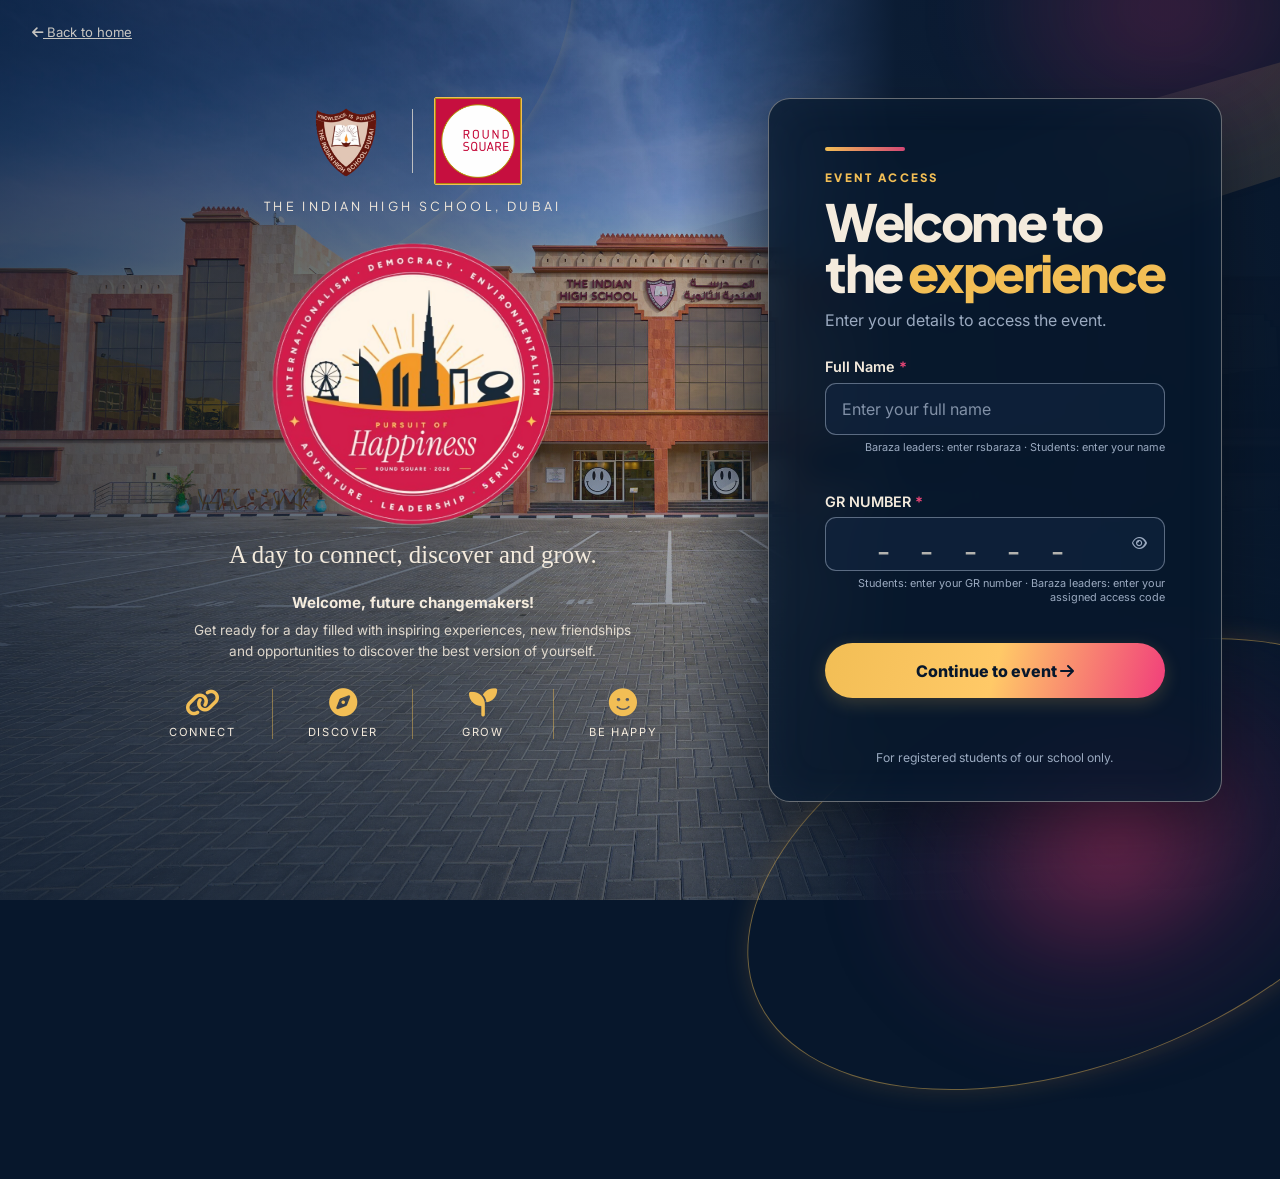
<file: signin.html>
<!doctype html>
<html lang="en">
  <head>
    <meta charset="UTF-8" />
    <meta name="viewport" content="width=device-width, initial-scale=1.0" />
    <meta name="description" content="Sign up for the Roundsquare dashboard." />
    <title>Sign up | Roundsquare</title>
    <link rel="preconnect" href="https://fonts.googleapis.com" />
    <link rel="preconnect" href="https://fonts.gstatic.com" crossorigin />
    <link href="https://fonts.googleapis.com/css2?family=Inter:wght@400;500;600;700;800&family=Plus+Jakarta+Sans:wght@600;700;800&display=swap" rel="stylesheet" />
    <link rel="stylesheet" href="https://cdnjs.cloudflare.com/ajax/libs/font-awesome/6.5.2/css/all.min.css" />
    <link rel="stylesheet" href="signin.css" />
    <link rel="icon" type="image/png" href="Images/ihslogo.png" />
    <link rel="stylesheet" href="signin-status.css" />
  </head>
  <body>
    <main class="signin-page">
      <div class="school-photo" aria-hidden="true"></div>
      <div class="scratch scratch-one" aria-hidden="true"></div>
      <div class="scratch scratch-two" aria-hidden="true"></div>
      <div class="scratch scratch-three" aria-hidden="true"></div>

      <a class="back-link" href="index.html"><i class="fa-solid fa-arrow-left" aria-hidden="true"></i> Back to home</a>

      <section class="event-intro" aria-label="Event introduction">
        <div class="event-logos">
          <img class="school-logo" src="Images/ihslogo.png" alt="The Indian High School Dubai logo" />
          <span class="logo-divider" aria-hidden="true"></span>
          <img class="roundsquare-logo" src="Images/roundsquarelogo.jpeg" alt="Roundsquare logo" />
        </div>
        <p class="school-name">THE INDIAN HIGH SCHOOL, DUBAI</p>
        <img class="event-heading" src="Images/heading.png" alt="The Pursuit of Happiness" />
        <p class="event-tagline">A day to connect, discover and grow.</p>
        <div class="welcome-message">
          <strong>Welcome, future changemakers!</strong>
          <p>Get ready for a day filled with inspiring experiences, new friendships and opportunities to discover the best version of yourself.</p>
        </div>
        <div class="event-footer" aria-hidden="true">
          <span><i class="fa-solid fa-link" aria-hidden="true"></i><small>CONNECT</small></span>
          <span><i class="fa-solid fa-compass" aria-hidden="true"></i><small>DISCOVER</small></span>
          <span><i class="fa-solid fa-seedling" aria-hidden="true"></i><small>GROW</small></span>
          <span><i class="fa-solid fa-face-smile" aria-hidden="true"></i><small>BE HAPPY</small></span>
        </div>
      </section>

      <section class="signin-content">
        <div class="signin-card">
          <div class="card-accent" aria-hidden="true"></div>
          <p class="eyebrow">Event access</p>
          <h1>Welcome to the <span>experience</span></h1>
          <p class="form-intro">Enter your details to access the event.</p>

          <form id="signin-form" novalidate>
            <label for="student-name">Full Name <b>*</b></label>
            <input id="student-name" name="name" type="text" autocomplete="name" maxlength="80" placeholder="Enter your full name" aria-describedby="student-name-hint" required />
            <span id="student-name-hint" class="input-hint">Baraza leaders: enter rsbaraza · Students: enter your name</span>
            <span class="field-error" data-error-for="student-name"></span>

            <label for="gr-number">GR NUMBER <b>*</b></label>
            <div class="input-with-action">
              <input id="gr-number" class="gr-number-input" name="grNumber" type="password" inputmode="numeric" autocomplete="off" maxlength="5" pattern="[0-9]{1,5}" placeholder="_ _ _ _ _" aria-describedby="gr-number-hint" required />
              <button class="password-toggle" type="button" aria-label="Show GR number" aria-controls="gr-number" aria-pressed="false"><i class="fa-regular fa-eye" aria-hidden="true"></i></button>
            </div>
            <span id="gr-number-hint" class="input-hint">Students: enter your GR number · Baraza leaders: enter your assigned access code</span>
            <span class="field-error" data-error-for="gr-number"></span>
            <button class="submit-button" type="submit">Continue to event <i class="fa-solid fa-arrow-right" aria-hidden="true"></i></button>
            <p class="form-status" role="status" aria-live="polite"></p>
          </form>
          <p class="registered-note">For registered students of our school only.</p>
        </div>
      </section>

      <div class="grade-modal" aria-hidden="true">
        <div class="grade-card" role="dialog" aria-modal="true" aria-labelledby="grade-title">
          <p class="eyebrow">One last detail</p>
          <h2 id="grade-title">Which grade group are you in?</h2>
          <p class="grade-copy">Choose your grade group to personalise your Baraza and schedule.</p>
          <div class="grade-options" role="radiogroup" aria-label="Grade group">
            <button type="button" data-grade-group="5-7" aria-pressed="false"><strong>Grades 5–7</strong><small>Junior</small></button>
            <button type="button" data-grade-group="8-9" aria-pressed="false"><strong>Grades 8–9</strong><small>Intermediate</small></button>
            <button type="button" data-grade-group="10-12" aria-pressed="false"><strong>Grades 10–12</strong><small>Senior</small></button>
          </div>
          <button class="grade-continue-button" type="button" disabled>Continue to your dashboard <i class="fa-solid fa-arrow-right" aria-hidden="true"></i></button>
          <p class="grade-status" role="status" aria-live="polite"></p>
        </div>
      </div>

      <div class="verification-status" aria-hidden="true">
        <div class="status-card">
          <div class="loading-spinner"></div>
          <div class="verification-check">
            <svg viewBox="0 0 52 52" aria-hidden="true">
              <circle class="check-circle" cx="26" cy="26" r="24" />
              <path class="check-path" d="M14 27.5 22 35l16-18" />
            </svg>
          </div>
          <p class="status-title">Verifying your details</p>
          <p class="status-copy">Please wait while we prepare your event access.</p>
        </div>
      </div>

    </main>
    <script type="module" src="signin.js"></script>
    <script src="signin-status.js"></script>
  </body>
</html>
</file>
<file: About/about.css>
:root {
  --midnight-navy: #07172c;
  --deep-blue: #142944;
  --warm-gold: #f2be55;
  --amber: #e5a044;
  --warm-ivory: #f4ebdd;
  --muted-blue-grey: #9baac0;
  --line: rgba(244, 235, 221, .17);
  --content-width: 1220px;
}

* { box-sizing: border-box; }
html { scroll-behavior: smooth; }
body { min-width: 320px; margin: 0; color: var(--warm-ivory); background: var(--midnight-navy); font-family: "Inter", ui-sans-serif, system-ui, sans-serif; line-height: 1.65; }
h1, h2, h3, .brand, .eyebrow, .mini-label { font-family: "Plus Jakarta Sans", "Inter", sans-serif; }
a { color: inherit; text-decoration: none; }
.about-page { position: relative; overflow: hidden; background: radial-gradient(circle at 95% 10%, rgba(211, 48, 106, .16), transparent 24%), var(--midnight-navy); }
.about-page main { animation: about-content-in 700ms cubic-bezier(.22, .75, .25, 1) both; }
.about-page::before, .about-page::after { position: absolute; content: ""; border: 1px solid rgba(242, 190, 85, .16); border-radius: 50%; pointer-events: none; }
.about-page::before { top: 34rem; right: -18rem; width: 40rem; height: 40rem; }
.about-page::after { bottom: 8rem; left: -20rem; width: 42rem; height: 32rem; border-color: rgba(211, 48, 106, .16); }
.about-header, .about-main, .about-footer, .section-shell { position: relative; z-index: 1; width: min(calc(100% - 4rem), var(--content-width)); margin: 0 auto; }
.about-header { display: flex; align-items: center; justify-content: space-between; min-height: 88px; border-bottom: 1px solid var(--line); }
.brand { display: inline-flex; align-items: center; gap: .75rem; font-size: 1rem; font-weight: 800; letter-spacing: .04em; text-transform: uppercase; }
.brand-logos { display: inline-flex; align-items: center; gap: .45rem; }
.school-logo, .roundsquare-logo { width: 2.35rem; height: 2.35rem; object-fit: contain; }
.roundsquare-logo { border: 1px solid var(--warm-gold); border-radius: 2px; }
.back-link { color: var(--muted-blue-grey); font-size: .88rem; }
.back-link:hover { color: var(--warm-gold); }
.back-link span { color: var(--warm-gold); }
.about-hero { display: grid; grid-template-columns: 1fr .8fr; align-items: center; gap: 6rem; width: min(calc(100% - 4rem), var(--content-width)); margin: 0 auto; padding: 7rem 0 8rem; }
.eyebrow, .mini-label { margin: 0 0 1rem; color: var(--warm-gold); font-size: .72rem; font-weight: 800; letter-spacing: .2em; text-transform: uppercase; }
h1, h2, h3, p { margin-top: 0; }
h1, h2, h3 { font-family: "Plus Jakarta Sans", "Inter", sans-serif; font-weight: 800; line-height: 1.08; letter-spacing: -.05em; }
h1 { max-width: 650px; margin-bottom: 1.5rem; font-size: clamp(3.5rem, 7vw, 7rem); }
h1 span, h2 span { color: var(--warm-gold); }
.hero-copy { max-width: 570px; color: var(--muted-blue-grey); font-size: 1.1rem; }
.hero-visual { position: relative; min-height: 400px; overflow: hidden; border: 1px solid rgba(244, 235, 221, .25); border-radius: 24px; }
.hero-visual img { display: block; width: 100%; height: 400px; object-fit: cover; object-position: center; filter: saturate(.7) brightness(.62); }
.hero-visual::after { position: absolute; inset: 0; content: ""; background: linear-gradient(145deg, rgba(7, 23, 44, .2), rgba(7, 23, 44, .75)); }
.hero-visual-label { position: absolute; right: 1.5rem; bottom: 1.5rem; z-index: 1; color: var(--warm-ivory); font-family: Georgia, "Times New Roman", serif; font-size: 1.3rem; }
.hero-visual-label strong { color: var(--warm-gold); font-family: Inter, sans-serif; font-size: .68rem; letter-spacing: .14em; text-transform: uppercase; }
.section-shell { display: grid; grid-template-columns: .28fr 1fr; gap: 4rem; padding: 7rem 0; border-top: 1px solid var(--line); }
.story-section { margin-top: 2rem; }
.section-label { padding-top: .5rem; }
.section-number { display: block; margin-bottom: 1rem; color: rgba(242, 190, 85, .5); font-size: .8rem; font-weight: 800; letter-spacing: .12em; }
.story-content, .ideals-content, .conference-content, .team-content { max-width: 850px; }
h2 { margin-bottom: 1.5rem; font-size: clamp(2.6rem, 5vw, 5rem); }
.story-content > p, .conference-content > p, .section-intro { max-width: 700px; color: var(--muted-blue-grey); font-size: 1.08rem; }
.highlight { color: var(--warm-gold); font-weight: 800; }
blockquote { margin: 2rem 0; padding: 1.5rem 1.75rem; color: var(--warm-ivory); background: rgba(20, 41, 68, .56); border-left: 2px solid var(--warm-gold); font-family: Georgia, "Times New Roman", serif; font-size: 1.25rem; font-style: italic; }
blockquote cite { display: block; margin-top: .8rem; color: var(--warm-gold); font-family: Inter, sans-serif; font-size: .7rem; font-style: normal; letter-spacing: .12em; text-transform: uppercase; }
.do-first { display: grid; grid-template-columns: auto 1fr; align-items: baseline; gap: 1rem; margin-top: 2.5rem; padding: 1.25rem 0; border-top: 1px solid var(--line); border-bottom: 1px solid var(--line); }
.do-first-mark { color: var(--warm-gold); font-weight: 900; letter-spacing: .12em; }
.do-first p { margin: 0; font-family: Georgia, "Times New Roman", serif; font-size: 1.4rem; }
.do-first small { grid-column: 2; color: var(--muted-blue-grey); }
.ideals-grid { display: grid; grid-template-columns: repeat(3, 1fr); gap: .8rem; margin-top: 2.5rem; }
.ideals-grid article { min-height: 190px; padding: 1.5rem; background: rgba(20, 41, 68, .58); border: 1px solid var(--line); border-radius: 16px; transition: border-color 180ms ease, transform 180ms ease; }
.ideals-grid article:hover { border-color: var(--warm-gold); transform: translateY(-4px); }
.ideals-grid span { color: var(--warm-gold); font-size: .72rem; font-weight: 800; letter-spacing: .12em; }
.ideals-grid h3 { margin: 2.2rem 0 .45rem; font-size: 1.35rem; }
.ideals-grid p { margin: 0; color: var(--muted-blue-grey); font-size: .86rem; }
.opening-poster { position: relative; z-index: 1; display: grid; grid-template-columns: minmax(260px, 360px) 1fr; align-items: center; gap: 3rem; width: min(calc(100% - 4rem), var(--content-width)); margin: 0 auto 2rem; padding: 1.5rem 2rem; background: rgba(20, 41, 68, .58); border: 1px solid var(--line); border-radius: 22px; }
.opening-poster img { display: block; width: 100%; height: 430px; object-fit: contain; border-radius: 10px; }
.opening-poster-title { margin: 0 0 .5rem; color: var(--warm-ivory); font-family: "Plus Jakarta Sans", "Inter", sans-serif; font-size: clamp(2rem, 4vw, 4rem); font-weight: 800; line-height: 1.05; }
.opening-poster p:last-child { margin: 0; color: var(--muted-blue-grey); }
.numbers-section { position: relative; z-index: 1; display: grid; grid-template-columns: .8fr 1.2fr; align-items: center; gap: 4rem; width: min(calc(100% - 4rem), var(--content-width)); margin: 0 auto; padding: 5rem 0 7rem; }
.numbers-heading h2 { margin: 0; }
.numbers-grid { display: grid; grid-template-columns: repeat(3, 1fr); gap: 1.25rem; }
.number-card { display: flex; align-items: center; flex-direction: column; justify-content: center; min-height: 190px; padding: 1rem; border: 2px solid var(--warm-gold); border-left-color: rgba(155, 170, 192, .65); border-radius: 50%; background: rgba(7, 23, 44, .3); box-shadow: -8px 0 0 rgba(155, 170, 192, .32); }
.number-card strong { color: var(--warm-ivory); font-size: clamp(2.5rem, 4vw, 4rem); line-height: 1; }
.number-card span { margin-top: .7rem; color: var(--muted-blue-grey); font-size: .95rem; font-weight: 800; letter-spacing: .08em; text-transform: uppercase; }
.media-break { position: relative; z-index: 1; display: grid; width: min(calc(100% - 4rem), var(--content-width)); margin: 0 auto; }
.media-break img { display: block; width: 100%; height: 100%; object-fit: cover; border: 1px solid var(--line); border-radius: 18px; filter: saturate(.78) brightness(.82); transition: filter 220ms ease, transform 220ms ease; }
.media-break img:hover { filter: saturate(1) brightness(1); transform: translateY(-3px); }
.media-break-story { grid-template-columns: 1fr .8fr 1fr; align-items: center; gap: 1.25rem; height: 340px; }
.media-break-ideals { grid-template-columns: repeat(3, 1fr); gap: 1rem; height: 280px; }
.media-caption { padding: 1rem; color: var(--muted-blue-grey); font-family: Georgia, "Times New Roman", serif; font-size: 1.2rem; line-height: 1.25; text-align: center; }
.media-caption span { color: var(--warm-gold); }
.conference-section { background: transparent; }
.conference-grid { display: grid; grid-template-columns: repeat(2, 1fr); gap: 1rem; margin-top: 2rem; }
.conference-grid > div, .inspiration-note { padding: 1.5rem; background: rgba(7, 23, 44, .5); border: 1px solid var(--line); border-radius: 16px; }
.conference-grid > div, .inspiration-note, .ideals-grid article { transition: border-color 180ms ease, transform 180ms ease, box-shadow 180ms ease; }
.conference-grid > div:hover, .inspiration-note:hover { border-color: var(--warm-gold); transform: translateY(-4px); box-shadow: 0 12px 28px rgba(0, 0, 0, .18); }
.conference-grid p, .inspiration-note p { color: var(--warm-ivory); }
.conference-grid .muted, .inspiration-note .muted { color: var(--muted-blue-grey); font-size: .9rem; }
.mini-label { margin-bottom: .6rem; font-family: Inter, sans-serif; font-size: .65rem; }
.inspiration-note { margin-top: 1rem; }
.archive-section { position: relative; z-index: 1; width: min(calc(100% - 4rem), var(--content-width)); margin: 0 auto; padding: 7rem 0 4rem; border-top: 1px solid var(--line); }
.archive-heading { display: flex; align-items: end; justify-content: space-between; gap: 2rem; margin-bottom: 2.5rem; }
.archive-heading h2 { margin: 0; }
.archive-grid { display: grid; grid-template-columns: 1.25fr 1fr 1fr; grid-template-rows: 340px 340px; gap: 1rem; }
.archive-grid img { display: block; width: 100%; height: 100%; object-fit: cover; border: 1px solid var(--line); border-radius: 20px; filter: saturate(.82) brightness(.85); transition: filter 220ms ease, transform 220ms ease; }
.archive-grid img:first-child { grid-row: 1 / 3; }
.archive-grid img:hover { filter: saturate(1) brightness(1); transform: scale(1.015); }
.archive-grid img:nth-child(2) { transform: rotate(1deg); }
.archive-grid img:nth-child(3) { transform: rotate(-1deg); }
.archive-grid img:nth-child(2):hover, .archive-grid img:nth-child(3):hover { transform: translateY(-5px) rotate(0); }
.about-closing { display: flex; align-items: center; justify-content: space-between; gap: 2rem; margin-top: 4rem; padding: 2.25rem 0 1rem; border-top: 1px solid var(--line); }
.about-closing p:nth-child(2) { margin: 0; color: var(--warm-ivory); font-family: Georgia, "Times New Roman", serif; font-size: clamp(1.5rem, 3vw, 2.7rem); line-height: 1.1; }
.about-closing a { flex: 0 0 auto; color: var(--warm-gold); font-weight: 800; }
.about-closing a span { margin-left: .4rem; }
@keyframes about-content-in { from { opacity: 0; transform: translateY(18px); } to { opacity: 1; transform: translateY(0); } }
.about-footer { display: flex; justify-content: space-between; padding: 1.75rem 0; border-top: 1px solid var(--line); color: var(--muted-blue-grey); font-size: .8rem; }
.about-footer p { margin: 0; }

@media (max-width: 800px) {
  .about-header, .about-footer, .about-hero, .section-shell { width: min(calc(100% - 2rem), var(--content-width)); }
  .about-header { min-height: 76px; }
  .brand { font-size: .8rem; }
  .school-logo, .roundsquare-logo { width: 2rem; height: 2rem; }
  .about-hero { display: block; padding: 5rem 0 4rem; }
  .hero-visual { min-height: 260px; margin-top: 2.5rem; }
  .hero-visual img { height: 260px; min-height: 0; }
  .section-shell { display: block; padding: 5rem 0; }
  .section-label { margin-bottom: 2rem; }
  .ideals-grid, .conference-grid { grid-template-columns: 1fr; }
  .ideals-grid article { min-height: 150px; }
  .opening-poster { grid-template-columns: 1fr; gap: 1.5rem; width: min(calc(100% - 2rem), var(--content-width)); margin-bottom: 1rem; padding: 1.25rem; }
  .opening-poster img { height: 390px; }
  .numbers-section { display: block; width: min(calc(100% - 2rem), var(--content-width)); padding: 4rem 0 5rem; }
  .numbers-heading { margin-bottom: 2.5rem; }
  .numbers-grid { gap: .6rem; }
  .number-card { min-height: 105px; }
  .number-card span { font-size: .65rem; text-align: center; }
  .media-break { width: min(calc(100% - 2rem), var(--content-width)); }
  .media-break-story, .media-break-ideals { height: auto; }
  .media-break-story { grid-template-columns: 1fr 1fr; height: 300px; }
  .media-break-story .media-caption { grid-column: 1 / 3; grid-row: 2; }
  .media-break-ideals { grid-template-columns: 1fr 1fr; height: 320px; }
  .media-break-ideals img:last-child { display: none; }
  .archive-section { width: min(calc(100% - 2rem), var(--content-width)); padding-top: 5rem; }
  .archive-heading { display: block; margin-bottom: 1.75rem; }
  .archive-grid { grid-template-columns: 1fr 1fr; grid-template-rows: 280px 280px; gap: .65rem; }
  .archive-grid img:first-child { grid-column: 1 / 3; grid-row: auto; }
  .about-closing { align-items: flex-start; flex-direction: column; gap: 1.25rem; margin-top: 3rem; }
  .about-footer { align-items: flex-start; flex-direction: column; gap: .5rem; }
}

@media (prefers-reduced-motion: reduce) {
  html { scroll-behavior: auto; }
  .about-page main { animation: none; }
  .ideals-grid article, .media-break img, .archive-grid img, .conference-grid > div, .inspiration-note { transition: none; transform: none; }
}

html.dashboard-embedded,
body.dashboard-embedded { width: 100%; min-width: 0; min-height: 0; overflow: hidden; background: transparent; scrollbar-width: none; }
html.dashboard-embedded::-webkit-scrollbar,
body.dashboard-embedded::-webkit-scrollbar { display: none; }
body.dashboard-embedded .about-page { width: 100%; max-width: 100%; overflow: visible; background: transparent; }
body.dashboard-embedded .about-header,
body.dashboard-embedded .about-footer { display: none; }
body.dashboard-embedded .about-hero { padding-top: 2rem; }
body.dashboard-embedded .about-hero,
body.dashboard-embedded .opening-poster,
body.dashboard-embedded .numbers-section,
body.dashboard-embedded .media-break,
body.dashboard-embedded .section-shell { max-width: min(calc(100% - 2rem), var(--content-width)); }
</file>
<file: Contact/contact.css>
:root {
  --midnight-navy: #07172c;
  --deep-blue: #142944;
  --warm-gold: #f2be55;
  --amber: #e5a044;
  --warm-ivory: #f4ebdd;
  --muted-blue-grey: #9baac0;
  --line: rgba(244, 235, 221, .18);
  --content-width: 1180px;
}

* { box-sizing: border-box; }
html { scroll-behavior: smooth; }
body {
  min-width: 320px;
  min-height: 100vh;
  margin: 0;
  color: var(--warm-ivory);
  background: var(--midnight-navy);
  font-family: "Inter", ui-sans-serif, system-ui, sans-serif;
  line-height: 1.6;
}
h1, h2, .brand, .eyebrow, summary { font-family: "Plus Jakarta Sans", "Inter", sans-serif; }
a { color: inherit; text-decoration: none; }
.contact-page {
  position: relative;
  min-height: 100vh;
  overflow: hidden;
  animation: contact-page-in 650ms cubic-bezier(.22, .75, .25, 1) both;
  background:
    radial-gradient(circle at 92% 10%, rgba(211, 48, 106, .16), transparent 25%),
    radial-gradient(circle at 5% 90%, rgba(242, 190, 85, .1), transparent 28%),
    var(--midnight-navy);
}
@keyframes contact-page-in {
  from { opacity: 0; transform: translateY(14px); }
  to { opacity: 1; transform: translateY(0); }
}
.contact-page::before,
.contact-page::after {
  position: absolute;
  content: "";
  border: 1px solid rgba(242, 190, 85, .17);
  border-radius: 50%;
  pointer-events: none;
}
.contact-page::before { top: -18rem; right: -8rem; width: 36rem; height: 36rem; }
.contact-page::after { bottom: -20rem; left: -12rem; width: 40rem; height: 30rem; border-color: rgba(211, 48, 106, .18); }
.contact-header,
.contact-main,
.contact-footer { position: relative; z-index: 1; width: min(calc(100% - 4rem), var(--content-width)); margin: 0 auto; }
.contact-header { display: flex; align-items: center; justify-content: space-between; min-height: 88px; border-bottom: 1px solid var(--line); }
.brand { display: inline-flex; align-items: center; gap: .75rem; font-size: 1rem; font-weight: 800; letter-spacing: .04em; text-transform: uppercase; }
.brand-logos { display: inline-flex; align-items: center; gap: .45rem; }
.brand-logos img { display: block; flex: 0 0 auto; }
.school-logo,
.roundsquare-logo { width: 2.35rem; height: 2.35rem; object-fit: contain; }
.roundsquare-logo { border: 1px solid var(--warm-gold); border-radius: 2px; }
.back-link { color: var(--muted-blue-grey); font-size: .88rem; }
.back-link:hover { color: var(--warm-gold); }
.back-link span { color: var(--warm-gold); }
.contact-main { padding: 6.5rem 0 7rem; }
.contact-hero { max-width: 780px; margin-bottom: 4rem; }
.eyebrow { margin: 0 0 1rem; color: var(--warm-gold); font-size: .72rem; font-weight: 800; letter-spacing: .22em; text-transform: uppercase; }
h1,
h2,
p { margin-top: 0; }
h1,
h2 { font-family: "Plus Jakarta Sans", "Inter", sans-serif; font-weight: 800; line-height: 1.05; letter-spacing: -.05em; }
h1 { margin-bottom: 1.5rem; font-size: clamp(3rem, 7vw, 6.4rem); }
h1 span { color: var(--warm-gold); }
.hero-copy { max-width: 560px; margin: 0; color: var(--muted-blue-grey); font-size: 1.08rem; }
.contact-grid { display: grid; grid-template-columns: minmax(0, .92fr) minmax(0, 1.08fr); gap: 1rem; align-items: stretch; }
.primary-card,
.faq-section { padding: 2.75rem; border: 1px solid var(--line); border-radius: 24px; }
.primary-card { position: relative; overflow: hidden; background: linear-gradient(145deg, rgba(20, 41, 68, .92), rgba(7, 23, 44, .88)); box-shadow: 0 25px 60px rgba(0, 0, 0, .2); }
.primary-card, .faq-section { transition: transform 180ms ease, border-color 180ms ease, box-shadow 180ms ease; }
.primary-card:hover, .faq-section:hover { transform: translateY(-4px); border-color: rgba(242, 190, 85, .55); box-shadow: 0 18px 42px rgba(0, 0, 0, .22); }
.primary-card::after { position: absolute; right: -5rem; bottom: -8rem; width: 17rem; height: 17rem; content: ""; border: 1px solid rgba(242, 190, 85, .18); border-radius: 50%; }
.card-symbol { margin-bottom: 2.5rem; color: var(--warm-gold); font-size: 1.8rem; }
h2 { margin-bottom: .9rem; font-size: clamp(2.2rem, 4vw, 3.5rem); }
.card-intro { max-width: 360px; margin-bottom: 2rem; color: var(--muted-blue-grey); }
.contact-details { margin: 0; }
.detail-row { position: relative; padding: 1.15rem 0 1.15rem 2rem; border-top: 1px solid rgba(244, 235, 221, .15); }
.detail-row > i { position: absolute; top: 1.35rem; left: 0; color: var(--warm-gold); }
.detail-row dt { margin-bottom: .3rem; color: var(--warm-gold); font-size: .68rem; font-weight: 800; letter-spacing: .16em; text-transform: uppercase; }
.detail-row dd { margin: 0; color: var(--warm-ivory); font-size: .98rem; }
.detail-row a { color: var(--warm-ivory); border-bottom: 1px solid rgba(242, 190, 85, .55); }
.detail-row a:hover { color: var(--warm-gold); }
.faq-section { background: rgba(20, 41, 68, .42); }
.faq-section h2 { margin-bottom: 2rem; }
.faq-list { border-top: 1px solid rgba(244, 235, 221, .15); }
details { border-bottom: 1px solid rgba(244, 235, 221, .15); }
summary { display: flex; align-items: center; justify-content: space-between; gap: 1rem; padding: 1.35rem 0; color: var(--warm-ivory); cursor: pointer; font-weight: 700; list-style: none; }
summary::-webkit-details-marker { display: none; }
summary span { color: var(--warm-gold); font-size: 1.3rem; font-weight: 400; transition: transform 180ms ease; }
details[open] summary span { transform: rotate(45deg); }
details p { max-width: 520px; margin: -.35rem 0 1.35rem; color: var(--muted-blue-grey); }
.contact-footer { display: flex; justify-content: space-between; padding: 1.75rem 0; border-top: 1px solid var(--line); color: var(--muted-blue-grey); font-size: .8rem; }
.contact-footer p { margin: 0; }

@media (max-width: 760px) {
  .contact-header,
  .contact-main,
  .contact-footer { width: min(calc(100% - 2rem), var(--content-width)); }
  .contact-header { min-height: 76px; }
  .brand { font-size: .8rem; }
  .school-logo, .roundsquare-logo { width: 2rem; height: 2rem; }
  .contact-main { padding: 4.5rem 0 4rem; }
  .contact-hero { margin-bottom: 2.75rem; }
  h1 { font-size: clamp(2.8rem, 13vw, 4.4rem); }
  .contact-grid { grid-template-columns: 1fr; }
  .primary-card, .faq-section { padding: 1.75rem; border-radius: 20px; }
  .contact-footer { align-items: flex-start; flex-direction: column; gap: .5rem; }
}

@media (prefers-reduced-motion: reduce) {
  html { scroll-behavior: auto; }
  .contact-page { animation: none; }
  summary span, .primary-card, .faq-section { transition: none; }
  .primary-card:hover, .faq-section:hover { transform: none; }
}

html.dashboard-embedded,
body.dashboard-embedded { width: 100%; min-width: 0; min-height: 0; overflow: hidden; background: transparent; scrollbar-width: none; }
html.dashboard-embedded::-webkit-scrollbar,
body.dashboard-embedded::-webkit-scrollbar { display: none; }
body.dashboard-embedded .contact-page { width: 100%; min-height: 0; overflow: visible; background: transparent; }
body.dashboard-embedded .contact-header,
body.dashboard-embedded .contact-footer { display: none; }
body.dashboard-embedded .contact-main { padding-top: 2rem; }
body.dashboard-embedded .contact-main { width: min(calc(100% - 2rem), var(--content-width)); max-width: 100%; }
</file>
<file: signin.css>
:root {
  --midnight-navy: #07172c;
  --deep-blue: #142944;
  --warm-gold: #f2be55;
  --amber: #e5a044;
  --warm-ivory: #f4ebdd;
  --muted-blue-grey: #9baac0;
}

* { box-sizing: border-box; }
html { min-height: 100%; }
body {
  min-width: 320px;
  min-height: 100%;
  margin: 0;
  color: var(--warm-ivory);
  background: var(--midnight-navy);
  font-family: "Inter", ui-sans-serif, system-ui, sans-serif;
}
h1, .eyebrow, .school-name, .submit-button { font-family: "Plus Jakarta Sans", "Inter", sans-serif; }
.signin-page { animation: signin-page-in 650ms cubic-bezier(.22, .75, .25, 1) both; }
@keyframes signin-page-in {
  from { opacity: 0; transform: translateY(12px); }
  to { opacity: 1; transform: translateY(0); }
}
.signin-page { position: relative; display: grid; min-height: 100vh; min-height: 100dvh; overflow-x: clip; grid-template-columns: minmax(0, 1.22fr) minmax(450px, .78fr); align-items: center; padding: 3rem 4.5%; isolation: isolate; }
.signin-page::before, .signin-page::after { position: absolute; z-index: -1; content: ""; pointer-events: none; }
.signin-page::before { right: -8%; bottom: -18%; width: 42%; height: 48%; background: radial-gradient(ellipse at center, rgba(211, 48, 106, .46), rgba(98, 22, 74, .2) 42%, transparent 72%); filter: blur(22px); transform: rotate(-20deg); }
.signin-page::after { top: -18%; right: -8%; width: 34%; height: 38%; background: radial-gradient(ellipse at center, rgba(208, 44, 106, .24), transparent 68%); filter: blur(30px); }
.school-photo { position: absolute; inset: 0; z-index: -3; background-color: var(--deep-blue); background-position: center; background-size: cover; background-image: url("Images/campusphoto.jpeg"); }
.school-photo::after { position: absolute; inset: 0; content: ""; background: linear-gradient(90deg, rgba(7, 23, 44, .7), rgba(7, 23, 44, .48) 34%, rgba(7, 23, 44, .2) 53%, rgba(7, 23, 44, .94) 70%, rgba(7, 23, 44, .99)), linear-gradient(180deg, rgba(7, 23, 44, .2), rgba(7, 23, 44, .08) 48%, rgba(7, 23, 44, .58)); }
.scratch { position: absolute; z-index: -2; width: 55%; pointer-events: none; }
.scratch-one { top: -22%; left: -9%; height: 55%; border-top: 1px solid rgba(242, 190, 85, .55); border-radius: 50%; transform: rotate(-25deg); box-shadow: 0 -2px 14px rgba(242, 190, 85, .2); }
.scratch-two { top: 12%; right: -9%; height: 18%; background: linear-gradient(100deg, transparent, rgba(20, 41, 68, .75) 45%, rgba(229, 160, 68, .18)); clip-path: polygon(0 30%, 100% 0, 94% 68%, 25% 100%); transform: rotate(-12deg); }
.scratch-three { right: -12%; bottom: -18%; height: 44%; border: 1px solid rgba(242, 190, 85, .45); border-radius: 50%; transform: rotate(-22deg); box-shadow: 0 0 25px rgba(229, 160, 68, .16); }
.back-link { position: absolute; z-index: 2; top: 1.5rem; left: 2rem; color: rgba(244, 235, 221, .8); font-size: .82rem; }
.back-link:hover { color: var(--warm-gold); }
.back-link span { color: var(--warm-gold); }
.event-intro {
  display: flex;
  position: relative;
  z-index: 1;
  align-items: center;
  justify-self: stretch;
  flex-direction: column;
  width: 100%;
  margin-left: 0;
  padding: 1rem 2rem;
  text-align: center;
  transform: none;
}

.event-footer {
  display: flex;
  width: min(100%, 560px);
  margin-top: clamp(1.25rem, 3vh, 2.5rem);
  z-index: 1;
  justify-content: center;
  color: var(--warm-gold);
}
.event-logos { display: flex; align-items: center; gap: 1.3rem; margin-bottom: .8rem; }
.school-logo, .roundsquare-logo { width: 5.5rem; height: 5.5rem; object-fit: contain; }
.roundsquare-logo { border: 1px solid var(--warm-gold); border-radius: 2px; }
.logo-divider { width: 1px; height: 4rem; background: rgba(244, 235, 221, .7); }
.school-name { margin: 0 0 1.25rem; font-size: .78rem; letter-spacing: .27em; }
.event-heading { display: block; width: min(100%, 300px); height: auto; max-height: 300px; object-fit: contain; margin: 0 auto; }
.event-tagline { margin: .4rem 0 1.4rem; color: var(--warm-ivory); font-family: Georgia, "Times New Roman", serif; font-size: clamp(1.15rem, 2vw, 1.55rem); }
.welcome-message { width: min(100%, 450px); color: var(--warm-ivory); font-size: .85rem; line-height: 1.55; }
.welcome-message strong { display: block; margin-bottom: .35rem; font-size: .95rem; }
.welcome-message p { margin: 0; color: rgba(244, 235, 221, .88); }
.event-intro { padding-bottom: 5rem; }
.signin-content { position: relative; z-index: 1; width: min(100%, 590px); justify-self: end; }
.signin-card { position: relative; padding: 3rem 3.5rem 2rem; background: rgba(7, 23, 44, .83); border: 1px solid rgba(244, 235, 221, .4); border-radius: 22px; box-shadow: 0 25px 60px rgba(0, 0, 0, .32), inset 0 0 45px rgba(155, 170, 192, .05); backdrop-filter: blur(14px); }
.card-accent { width: 5rem; height: .25rem; margin-bottom: 1.2rem; background: linear-gradient(90deg, var(--warm-gold), #d34875); border-radius: 99px; }
.eyebrow { margin: 0 0 .7rem; color: var(--warm-gold); font-size: .72rem; font-weight: 800; letter-spacing: .2em; text-transform: uppercase; }
h1 { max-width: 520px; margin: 0 0 .8rem; font-family: "Plus Jakarta Sans", "Inter", sans-serif; font-size: clamp(2.4rem, 4vw, 4rem); font-weight: 800; line-height: .98; letter-spacing: -.05em; }
h1 span { color: var(--warm-gold); }
.form-intro { margin: 0 0 1.8rem; color: var(--muted-blue-grey); }
label { display: block; margin: 1.1rem 0 .45rem; color: var(--warm-ivory); font-size: .9rem; font-weight: 600; }
label b { color: #e94677; }
input { width: 100%; min-height: 3.25rem; padding: .85rem 1rem; color: var(--warm-ivory); background: rgba(20, 41, 68, .5); border: 1px solid rgba(155, 170, 192, .55); border-radius: 11px; outline: none; font: inherit; transition: border-color 180ms ease, box-shadow 180ms ease; }
input::placeholder { color: rgba(155, 170, 192, .82); }
input:focus { border-color: var(--warm-gold); box-shadow: 0 0 0 3px rgba(242, 190, 85, .13); }
input[aria-invalid="true"] { border-color: #e94677; }
.gr-number-input { color: var(--warm-gold); font-family: "Plus Jakarta Sans", "Inter", sans-serif; font-size: 1.2rem; font-weight: 800; letter-spacing: .72em; padding-right: .28rem; text-align: center; }
.gr-number-input::placeholder { color: rgba(244, 235, 221, .72); font-weight: 800; letter-spacing: .72em; }
.input-with-action { position: relative; }
.input-with-action input { padding-right: 3.25rem; }
.password-toggle { position: absolute; top: 50%; right: .65rem; display: grid; width: 2rem; height: 2rem; place-items: center; color: var(--muted-blue-grey); background: transparent; border: 0; border-radius: 50%; cursor: pointer; transform: translateY(-50%); }
.password-toggle:hover, .password-toggle:focus-visible { color: var(--warm-gold); }
.password-toggle:focus-visible { outline: 2px solid var(--warm-gold); outline-offset: 2px; }
.input-hint { display: block; margin: .35rem 0 0; color: var(--muted-blue-grey); font-size: .68rem; text-align: right; }
.field-error { display: block; min-height: 1.05rem; margin: .3rem 0 0; color: #ff5a87; font-size: .75rem; }
#signin-form [hidden] { display: none !important; }
.submit-button { width: 100%; min-height: 3.4rem; margin-top: 1.1rem; color: var(--midnight-navy); background: linear-gradient(105deg, var(--warm-gold), #ffc967, #f13e7b); border: 0; border-radius: 999px; cursor: pointer; font: inherit; font-size: 1rem; font-weight: 800; box-shadow: 0 5px 18px rgba(242, 190, 85, .2); transition: filter 180ms ease, transform 180ms ease; }
.submit-button:hover { filter: brightness(1.08); transform: translateY(-4px) scale(1.01); box-shadow: 0 12px 28px rgba(242, 190, 85, .3); }
.form-status, .registered-note { min-height: 1.2rem; margin: .85rem 0 0; color: var(--muted-blue-grey); font-size: .76rem; text-align: center; }
.registered-note { margin: 1.2rem 0 0; }

.grade-modal {
  position: fixed;
  inset: 0;
  z-index: 15;
  display: grid;
  place-items: center;
  padding: 1.25rem;
  background: rgba(7, 23, 44, .78);
  opacity: 0;
  pointer-events: none;
  transition: opacity 220ms ease;
  backdrop-filter: blur(8px);
}
.grade-modal.is-open { opacity: 1; pointer-events: auto; }
.grade-card { width: min(100%, 460px); max-height: calc(100dvh - 2.5rem); overflow-y: auto; padding: 2.2rem; color: var(--warm-ivory); background: linear-gradient(145deg, rgba(20, 41, 68, .98), rgba(7, 23, 44, .98)); border: 1px solid rgba(242, 190, 85, .5); border-radius: 24px; box-shadow: 0 24px 70px rgba(0, 0, 0, .42); }
.grade-card h2 { margin: 0 0 .55rem; font-family: Georgia, "Times New Roman", serif; font-size: clamp(1.8rem, 5vw, 2.4rem); font-weight: 400; }
.grade-copy { margin: 0 0 1.25rem; color: var(--muted-blue-grey); font-size: .82rem; }
.grade-options { display: grid; gap: .65rem; }
.grade-options button { display: flex; align-items: center; justify-content: space-between; padding: 1rem; color: var(--warm-ivory); background: rgba(7, 23, 44, .5); border: 1px solid rgba(155, 170, 192, .35); border-radius: 13px; cursor: pointer; font: inherit; text-align: left; transition: border-color 180ms ease, background 180ms ease, transform 180ms ease; }
.grade-options button:hover, .grade-options button.is-selected { border-color: var(--warm-gold); background: rgba(242, 190, 85, .13); transform: translateY(-2px); }
.grade-options strong, .grade-options small { display: block; }
.grade-options strong { font-size: .9rem; }
.grade-options small { color: var(--warm-gold); font-size: .68rem; }
.grade-continue-button { width: 100%; min-height: 3rem; margin-top: 1rem; color: var(--midnight-navy); background: var(--warm-gold); border: 0; border-radius: 999px; cursor: pointer; font: inherit; font-size: .82rem; font-weight: 800; }
.grade-continue-button:disabled { cursor: not-allowed; opacity: .45; }
.grade-status { min-height: 1rem; margin: .7rem 0 0; color: #ff8cae; font-size: .72rem; text-align: center; }

.event-footer span { display: flex; align-items: center; flex: 1 1 0; flex-direction: column; min-width: 0; padding: 0 clamp(.45rem, 1.5vw, 1.5rem); border-right: 1px solid rgba(242, 190, 85, .45); font-size: clamp(1.35rem, 2.2vw, 1.85rem); }
.event-footer span:last-child { border-right: 0; }
.event-footer small { margin-top: .45rem; color: var(--warm-ivory); font-size: clamp(.58rem, 1vw, .7rem); letter-spacing: clamp(.08em, .15vw, .15em); text-align: center; }

@media (max-width: 900px) {
  .signin-page { display: block; min-height: 100dvh; padding: 1.5rem 1rem 0; background: radial-gradient(circle at 100% 0, rgba(211, 48, 106, .2), transparent 32%), radial-gradient(circle at 0 100%, rgba(242, 190, 85, .12), transparent 30%), var(--midnight-navy); }
  .signin-page::before { display: block; top: -7rem; right: -7rem; width: 18rem; height: 18rem; background: transparent; border: 1px solid rgba(242, 190, 85, .28); border-radius: 50%; filter: none; }
  .signin-page::after { display: block; top: auto; right: auto; bottom: -9rem; left: -8rem; width: 20rem; height: 15rem; background: transparent; border: 1px solid rgba(211, 48, 106, .35); border-radius: 50%; filter: none; }
  .school-photo, .scratch, .event-intro, .event-footer { display: none; }
  .back-link { top: 1.25rem; left: 1rem; }
  .signin-content { display: grid; width: min(100%, 480px); margin: 3.5rem auto 0; place-items: center; }
  .signin-card { width: 100%; padding: 5.75rem 1.35rem 1.5rem; background: linear-gradient(150deg, rgba(20, 41, 68, .96), rgba(7, 23, 44, .96)); border-color: rgba(242, 190, 85, .38); border-radius: 22px; }
  .signin-card::before { position: absolute; top: 1.6rem; left: 50%; width: 7.8rem; height: 3.2rem; content: ""; background-image: url("Images/ihslogo.png"), url("Images/roundsquarelogo.jpeg"); background-position: left center, right center; background-repeat: no-repeat; background-size: 2.7rem 2.7rem, 2.7rem 2.7rem; transform: translateX(-50%); }
  .signin-card::after { position: absolute; top: 1.25rem; left: 50%; width: 1px; height: 3.25rem; content: ""; background: rgba(244, 235, 221, .42); transform: translateX(-50%); }
  .card-accent { margin-right: auto; margin-left: auto; }
  .eyebrow, h1, .form-intro { text-align: center; }
  h1 { font-size: clamp(2.4rem, 11vw, 3.4rem); }
  .form-intro { font-size: .9rem; }
}

@media (prefers-reduced-motion: reduce) {
  .signin-page, .grade-modal { animation: none; transition: none; }
}
</file>
<file: signin-status.css>
.verification-status {
  position: fixed;
  inset: 0;
  z-index: 20;
  display: grid;
  place-items: center;
  padding: 1.25rem;
  background: rgba(7, 23, 44, .72);
  opacity: 0;
  pointer-events: none;
  transition: opacity 240ms ease;
  backdrop-filter: blur(8px);
}

.verification-status.is-visible {
  opacity: 1;
  pointer-events: auto;
}

.status-card {
  display: flex;
  align-items: center;
  flex-direction: column;
  width: min(100%, 360px);
  padding: 2.5rem 2rem 2rem;
  color: var(--warm-ivory);
  background: rgba(20, 41, 68, .96);
  border: 1px solid rgba(242, 190, 85, .42);
  border-radius: 22px;
  box-shadow: 0 24px 70px rgba(0, 0, 0, .35);
  text-align: center;
  transform: translateY(12px) scale(.98);
  transition: transform 240ms ease;
}

.verification-status.is-visible .status-card {
  transform: translateY(0) scale(1);
}

.loading-spinner {
  width: 3.25rem;
  height: 3.25rem;
  margin-bottom: 1.5rem;
  border: 3px solid rgba(155, 170, 192, .25);
  border-top-color: var(--warm-gold);
  border-radius: 50%;
  animation: spin 800ms linear infinite;
}

.verification-check {
  display: none;
  width: 3.25rem;
  height: 3.25rem;
  margin-bottom: 1.5rem;
  color: #59d890;
}

.verification-check svg {
  width: 100%;
  height: 100%;
}

.check-circle {
  fill: rgba(89, 216, 144, .12);
  stroke: currentColor;
  stroke-width: 2;
  stroke-dasharray: 151;
  stroke-dashoffset: 151;
  animation: draw-circle 500ms ease forwards;
}

.check-path {
  fill: none;
  stroke: currentColor;
  stroke-linecap: round;
  stroke-linejoin: round;
  stroke-width: 3;
  stroke-dasharray: 33;
  stroke-dashoffset: 33;
  animation: draw-check 400ms 350ms ease forwards;
}

.status-card.is-verified .loading-spinner { display: none; }
.status-card.is-verified .verification-check { display: block; }
.status-title { margin: 0 0 .45rem; font-family: Georgia, "Times New Roman", serif; font-size: 1.6rem; }
.status-copy { margin: 0; color: var(--muted-blue-grey); font-size: .85rem; }

@keyframes spin { to { transform: rotate(360deg); } }
@keyframes draw-circle { to { stroke-dashoffset: 0; } }
@keyframes draw-check { to { stroke-dashoffset: 0; } }

body.is-verifying .signin-card {
  pointer-events: none;
}

@media (prefers-reduced-motion: reduce) {
  .verification-status, .status-card { transition: none; }
  .loading-spinner { animation-duration: 1ms; }
  .check-circle, .check-path { animation-duration: 1ms; animation-delay: 0ms; }
}
</file>
